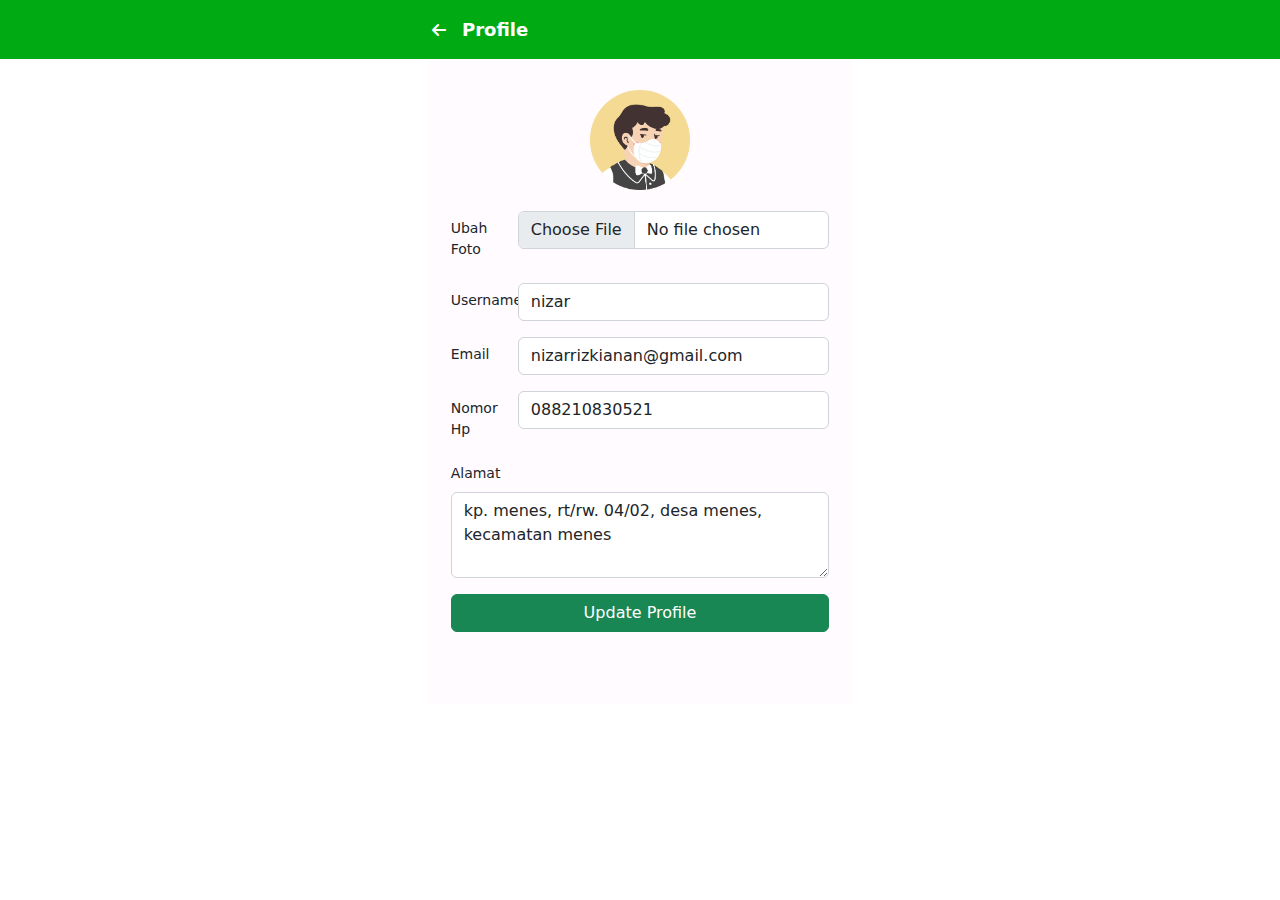
<file: biodata.html>
<!DOCTYPE html>
<html lang="en">

<head>
    <meta charset="UTF-8">
    <meta http-equiv="X-UA-Compatible" content="IE=edge">
    <meta name="viewport" content="width=device-width, initial-scale=1.0">
    <title>Biodata</title>
    <link rel="stylesheet" href="bootstrap/css/bootstrap.min.css">
    <link rel="stylesheet" href="fontawesome/css/all.min.css">
    <link rel="stylesheet" href="splide/dist/css/splide.min.css">
    <link rel="stylesheet" href="swiper/swiper-bundle.min.css">
    <link rel="stylesheet" href="assets/css/style.css">
</head>

<body>
    <div class="col-12 col-md-4 mx-auto" style="background-color: #FFFBFF;">
        <div id="header" class="p-3 fixed-top">
            <div class="d-flex align-items-center col-md-4 mx-md-auto">
                <i class="fas fa-arrow-left text-white me-3" onclick="goBack()"></i>
                <div id="logo">
                    Profile
                </div>
            </div>

        </div>
        <br>

        <div class="container p-4 text-center" style="font-size: 14px;">
            <br>
            <br>
            <img src="assets/image/avatar.png" alt="" width="100px" class="foto-profile">
            <br>
            <br>
            <form action="" class="form text-start">
                <div class="row mb-3">
                    <label for="foto" class="col-sm-2 col-form-label">Ubah Foto</label>
                    <div class="col-sm-10">
                        <input type="file" class="form-control" id="foto">
                    </div>
                </div>
                <div class="row mb-3">
                    <label for="username" class="col-sm-2 col-form-label">Username</label>
                    <div class="col-sm-10">
                        <input type="text" class="form-control" id="username" value="nizar">
                    </div>
                </div>
                <div class="row mb-3">
                    <label for="email" class="col-sm-2 col-form-label">Email</label>
                    <div class="col-sm-10">
                        <input type="text" class="form-control" id="email" value="nizarrizkianan@gmail.com">
                    </div>
                </div>
                <div class="row mb-3">
                    <label for="nomor" class="col-sm-2 col-form-label">Nomor Hp</label>
                    <div class="col-sm-10">
                        <input type="text" class="form-control" id="nomor" value="088210830521">
                    </div>
                </div>
                <div class="mb-3">
                    <label for="alamat" class="form-label">Alamat</label>
                    <textarea class="form-control" id="alamat"
                        rows="3">kp. menes, rt/rw. 04/02, desa menes, kecamatan menes</textarea>
                </div>

                <a href="profile.html" type="submit" class="btn btn-success w-100">Update Profile</a>
                <!-- <button type="submit" class="btn btn-primary w-100">Update Profile</button> -->
            </form>

        </div>
        <br>
        <br>

    </div>


    <script src="bootstrap/js/bootstrap.min.js"></script>
    <script src="splide/dist/js/splide.min.js"></script>
    <script src="swiper/swiper-bundle.min.js"></script>
    <script src="assets/js/script.js"></script>

</body>

</html>
</file>
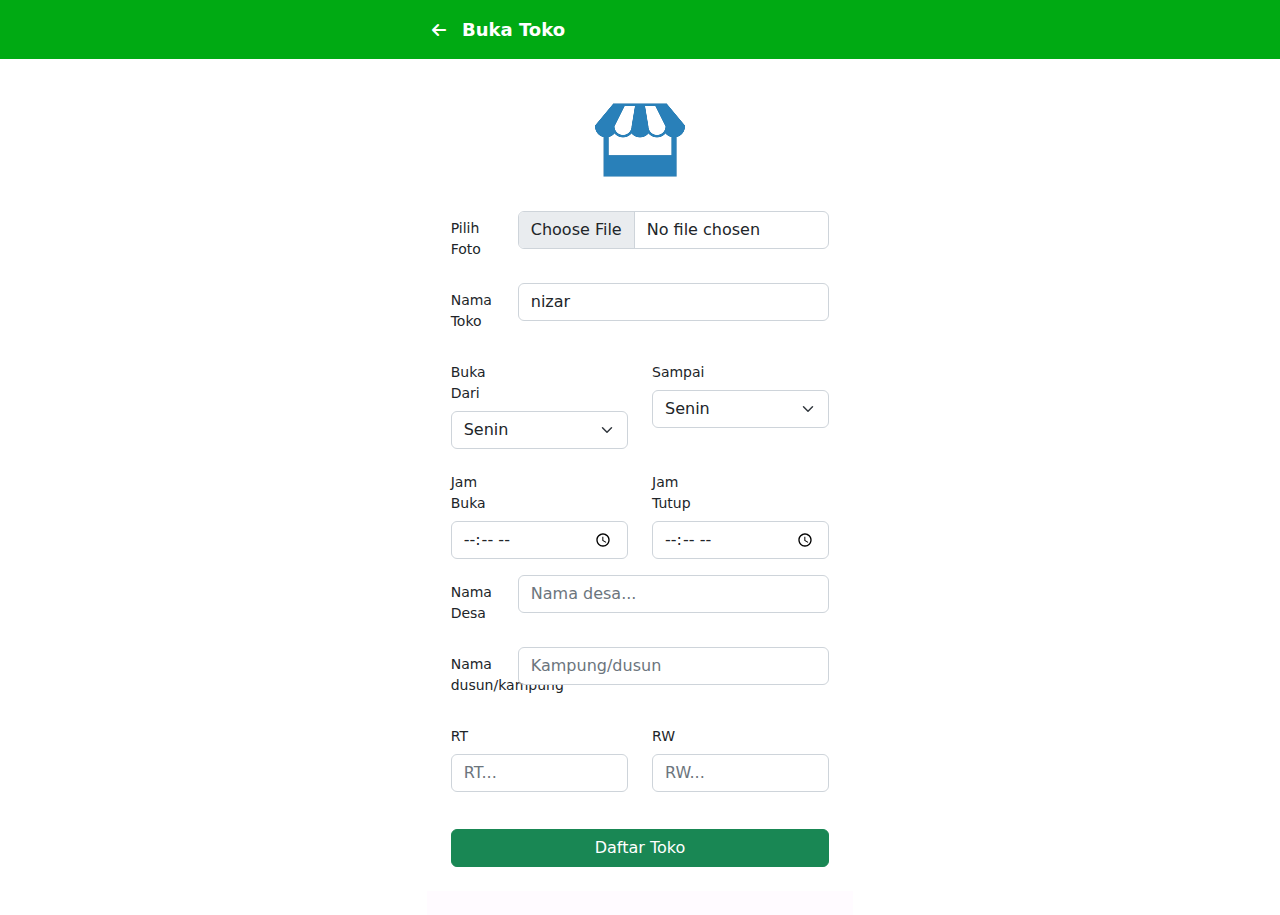
<file: buka-toko.html>
<!DOCTYPE html>
<html lang="en">

<head>
    <meta charset="UTF-8">
    <meta http-equiv="X-UA-Compatible" content="IE=edge">
    <meta name="viewport" content="width=device-width, initial-scale=1.0">
    <title>Buka Toko</title>
    <link rel="stylesheet" href="bootstrap/css/bootstrap.min.css">
    <link rel="stylesheet" href="fontawesome/css/all.min.css">
    <link rel="stylesheet" href="splide/dist/css/splide.min.css">
    <link rel="stylesheet" href="swiper/swiper-bundle.min.css">
    <link rel="stylesheet" href="assets/css/style.css">
</head>

<body>
    <div class="col-12 col-md-4 mx-auto" style="background-color: #FFFBFF;">
        <div id="header" class="p-3 fixed-top">
            <div class="d-flex align-items-center col-md-4 mx-md-auto">
                <i class="fas fa-arrow-left text-white me-3" onclick="goBack()"></i>
                <div id="logo">
                    Buka Toko
                </div>
            </div>

        </div>
        <br>

        <div class="container p-4 text-center bg-white" style="font-size: 14px;">
            <br>
            <br>
            <img src="assets/image/etoko.png" alt="" width="100px" class="foto-profile">
            <br>
            <br>
            <form action="" class="form text-start">
                <div class="row mb-3">
                    <label for="foto" class="col-sm-2 col-form-label">Pilih Foto</label>
                    <div class="col-sm-10">
                        <input type="file" class="form-control" id="foto">
                    </div>
                </div>
                <div class="row mb-3">
                    <label for="username" class="col-sm-2 col-form-label">Nama Toko</label>
                    <div class="col-sm-10">
                        <input type="text" class="form-control" id="username" value="nizar">
                    </div>
                </div>
                <div class="row mb-3">
                    <div class="col-6">
                        <label for="buka" class="col-sm-2 col-form-label">Buka Dari</label>
                        <select name="" id="" class="form-select">
                            <option value="senin">Senin</option>
                            <option value="selasa">Selasa</option>
                            <option value="rabu">Rabu</option>
                            <option value="kamis">Kamis</option>
                            <option value="jumat">Jumat</option>
                            <option value="sabtu">Sabtu</option>
                            <option value="minggu">Minggu</option>
                        </select>
                    </div>
                    <div class="col-6">
                        <label for="tutup" class="col-sm-2 col-form-label">Sampai</label>
                        <select name="" id="" class="form-select">
                            <option value="senin">Senin</option>
                            <option value="selasa">Selasa</option>
                            <option value="rabu">Rabu</option>
                            <option value="kamis">Kamis</option>
                            <option value="jumat">Jumat</option>
                            <option value="sabtu">Sabtu</option>
                            <option value="minggu">Minggu</option>
                        </select>
                    </div>
                </div>
                <div class="row mb-3">
                    <div class="col-6">
                        <label for="buka" class="col-sm-2 col-form-label">Jam Buka</label>
                        <input type="time" class="form-control" id="tutup" value="">
                    </div>
                    <div class="col-6">
                        <label for="tutup" class="col-sm-2 col-form-label">Jam Tutup</label>
                        <input type="time" class="form-control" id="tutup" value="">
                    </div>
                </div>
                <div class="row mb-3">
                    <label for="desa" class="col-sm-2 col-form-label">Nama Desa</label>
                    <div class="col-sm-10">
                        <input type="text" class="form-control" id="desa" value="" placeholder="Nama desa...">
                    </div>
                </div>
                <div class="row mb-3">
                    <label for="kampung" class="col-sm-2 col-form-label">Nama dusun/kampung</label>
                    <div class="col-sm-10">
                        <input type="text" class="form-control" id="kampung" value="" placeholder="Kampung/dusun">
                    </div>
                </div>
                <div class="row mb-3">
                    <div class="col-6">
                        <label for="rt" class="col-sm-2 col-form-label">RT</label>
                        <input type="number" class="form-control" id="rt" value="" placeholder="RT...">
                    </div>
                    <div class="col-6">
                        <label for="rw" class="col-sm-2 col-form-label">RW</label>
                        <input type="number" class="form-control" id="rw" value="" placeholder="RW...">
                    </div>
                </div>
                <br>
                <a href="profile.html" class="btn btn-success w-100">Daftar Toko</a>
                <!-- <button type="submit" class="btn btn-primary w-100">Update Profile</button> -->
            </form>

        </div>
        <br>

    </div>


    <script src="bootstrap/js/bootstrap.min.js"></script>
    <script src="splide/dist/js/splide.min.js"></script>
    <script src="swiper/swiper-bundle.min.js"></script>
    <script src="assets/js/script.js"></script>

</body>

</html>
</file>
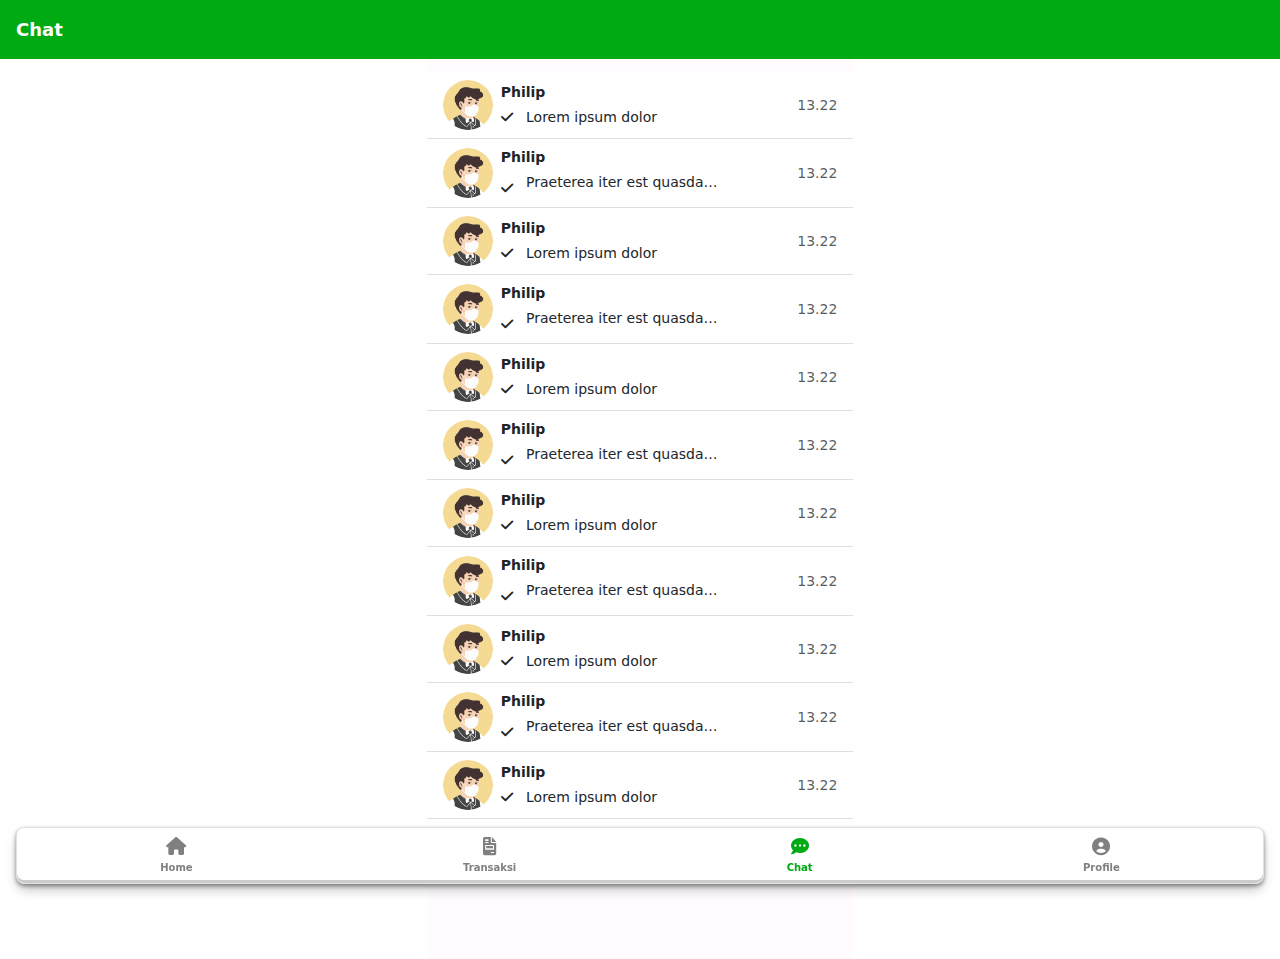
<file: chat.html>
<!DOCTYPE html>
<html lang="en">

<head>
    <meta charset="UTF-8">
    <meta http-equiv="X-UA-Compatible" content="IE=edge">
    <meta name="viewport" content="width=device-width, initial-scale=1.0">
    <title>Chat</title>
    <link rel="stylesheet" href="bootstrap/css/bootstrap.min.css">
    <link rel="stylesheet" href="fontawesome/css/all.min.css">
    <link rel="stylesheet" href="splide/dist/css/splide.min.css">
    <link rel="stylesheet" href="swiper/swiper-bundle.min.css">
    <link rel="stylesheet" href="assets/css/style.css">
</head>

<body>
    <div class="col-12 col-md-4 mx-auto" style="background-color: #FFFBFF;">
        <div id="header" class="p-3 fixed-top">
            <div class="d-flex justify-content-between align-items-center">

                <div id="logo">
                    Chat
                </div>
            </div>
        </div>
        <br>
        <br>
        <br>
        <ul class="list-group list-group-flush">
            <li class="list-group-item d-flex align-items-center justify-content-between">
                <a href="pesan.html" class="stretched-link"></a>
                <div class="list-right">
                    <img class="list-avatar" src="assets/image/avatar.png" alt="avatar">
                </div>
                <div class="list-center">
                    <div class="list-username fw-bold mb-1">Philip</div>
                    <div class="list-chat"><i class="fas fa-check"></i> &nbsp; Lorem ipsum dolor
                    </div>
                </div>
                <div class="list-left">
                    <small class="text-muted">13.22</small>
                </div>
            </li>
            <li class="list-group-item d-flex align-items-center justify-content-between">
                <a href="pesan.html" class="stretched-link"></a>
                <div class="list-right">
                    <img class="list-avatar" src="assets/image/avatar.png" alt="avatar">
                </div>
                <div class="list-center">
                    <div class="list-username fw-bold mb-1">Philip</div>
                    <div class="list-chat text-truncate"><i class="fas fa-check"></i> &nbsp; <span
                            class="d-inline-block text-truncate" style="max-width: 200px;">
                            Praeterea iter est quasdam res quas ex communi.
                        </span>
                    </div>
                </div>
                <div class="list-left">
                    <small class="text-muted">13.22</small>
                </div>
            </li>
            <li class="list-group-item d-flex align-items-center justify-content-between">
                <a href="pesan.html" class="stretched-link"></a>
                <div class="list-right">
                    <img class="list-avatar" src="assets/image/avatar.png" alt="avatar">
                </div>
                <div class="list-center">
                    <div class="list-username fw-bold mb-1">Philip</div>
                    <div class="list-chat"><i class="fas fa-check"></i> &nbsp; Lorem ipsum dolor
                    </div>
                </div>
                <div class="list-left">
                    <small class="text-muted">13.22</small>
                </div>
            </li>
            <li class="list-group-item d-flex align-items-center justify-content-between">
                <a href="pesan.html" class="stretched-link"></a>
                <div class="list-right">
                    <img class="list-avatar" src="assets/image/avatar.png" alt="avatar">
                </div>
                <div class="list-center">
                    <div class="list-username fw-bold mb-1">Philip</div>
                    <div class="list-chat text-truncate"><i class="fas fa-check"></i> &nbsp; <span
                            class="d-inline-block text-truncate" style="max-width: 200px;">
                            Praeterea iter est quasdam res quas ex communi.
                        </span>
                    </div>
                </div>
                <div class="list-left">
                    <small class="text-muted">13.22</small>
                </div>
            </li>
            <li class="list-group-item d-flex align-items-center justify-content-between">
                <a href="pesan.html" class="stretched-link"></a>
                <div class="list-right">
                    <img class="list-avatar" src="assets/image/avatar.png" alt="avatar">
                </div>
                <div class="list-center">
                    <div class="list-username fw-bold mb-1">Philip</div>
                    <div class="list-chat"><i class="fas fa-check"></i> &nbsp; Lorem ipsum dolor
                    </div>
                </div>
                <div class="list-left">
                    <small class="text-muted">13.22</small>
                </div>
            </li>
            <li class="list-group-item d-flex align-items-center justify-content-between">
                <a href="pesan.html" class="stretched-link"></a>
                <div class="list-right">
                    <img class="list-avatar" src="assets/image/avatar.png" alt="avatar">
                </div>
                <div class="list-center">
                    <div class="list-username fw-bold mb-1">Philip</div>
                    <div class="list-chat text-truncate"><i class="fas fa-check"></i> &nbsp; <span
                            class="d-inline-block text-truncate" style="max-width: 200px;">
                            Praeterea iter est quasdam res quas ex communi.
                        </span>
                    </div>
                </div>
                <div class="list-left">
                    <small class="text-muted">13.22</small>
                </div>
            </li>
            <li class="list-group-item d-flex align-items-center justify-content-between">
                <a href="pesan.html" class="stretched-link"></a>
                <div class="list-right">
                    <img class="list-avatar" src="assets/image/avatar.png" alt="avatar">
                </div>
                <div class="list-center">
                    <div class="list-username fw-bold mb-1">Philip</div>
                    <div class="list-chat"><i class="fas fa-check"></i> &nbsp; Lorem ipsum dolor
                    </div>
                </div>
                <div class="list-left">
                    <small class="text-muted">13.22</small>
                </div>
            </li>
            <li class="list-group-item d-flex align-items-center justify-content-between">
                <a href="pesan.html" class="stretched-link"></a>
                <div class="list-right">
                    <img class="list-avatar" src="assets/image/avatar.png" alt="avatar">
                </div>
                <div class="list-center">
                    <div class="list-username fw-bold mb-1">Philip</div>
                    <div class="list-chat text-truncate"><i class="fas fa-check"></i> &nbsp; <span
                            class="d-inline-block text-truncate" style="max-width: 200px;">
                            Praeterea iter est quasdam res quas ex communi.
                        </span>
                    </div>
                </div>
                <div class="list-left">
                    <small class="text-muted">13.22</small>
                </div>
            </li>
            <li class="list-group-item d-flex align-items-center justify-content-between">
                <a href="pesan.html" class="stretched-link"></a>
                <div class="list-right">
                    <img class="list-avatar" src="assets/image/avatar.png" alt="avatar">
                </div>
                <div class="list-center">
                    <div class="list-username fw-bold mb-1">Philip</div>
                    <div class="list-chat"><i class="fas fa-check"></i> &nbsp; Lorem ipsum dolor
                    </div>
                </div>
                <div class="list-left">
                    <small class="text-muted">13.22</small>
                </div>
            </li>
            <li class="list-group-item d-flex align-items-center justify-content-between">
                <a href="pesan.html" class="stretched-link"></a>
                <div class="list-right">
                    <img class="list-avatar" src="assets/image/avatar.png" alt="avatar">
                </div>
                <div class="list-center">
                    <div class="list-username fw-bold mb-1">Philip</div>
                    <div class="list-chat text-truncate"><i class="fas fa-check"></i> &nbsp; <span
                            class="d-inline-block text-truncate" style="max-width: 200px;">
                            Praeterea iter est quasdam res quas ex communi.
                        </span>
                    </div>
                </div>
                <div class="list-left">
                    <small class="text-muted">13.22</small>
                </div>
            </li>
            <li class="list-group-item d-flex align-items-center justify-content-between">
                <a href="pesan.html" class="stretched-link"></a>
                <div class="list-right">
                    <img class="list-avatar" src="assets/image/avatar.png" alt="avatar">
                </div>
                <div class="list-center">
                    <div class="list-username fw-bold mb-1">Philip</div>
                    <div class="list-chat"><i class="fas fa-check"></i> &nbsp; Lorem ipsum dolor
                    </div>
                </div>
                <div class="list-left">
                    <small class="text-muted">13.22</small>
                </div>
            </li>
            <li class="list-group-item d-flex align-items-center justify-content-between">
                <a href="pesan.html" class="stretched-link"></a>
                <div class="list-right">
                    <img class="list-avatar" src="assets/image/avatar.png" alt="avatar">
                </div>
                <div class="list-center">
                    <div class="list-username fw-bold mb-1">Philip</div>
                    <div class="list-chat text-truncate"><i class="fas fa-check"></i> &nbsp; <span
                            class="d-inline-block text-truncate" style="max-width: 200px;">
                            Praeterea iter est quasdam res quas ex communi.
                        </span>
                    </div>
                </div>
                <div class="list-left">
                    <small class="text-muted">13.22</small>
                </div>
            </li>
        </ul>

        <br>
        <br>
        <br>
        <div id="bottom-nav" class="fixed-bottom bg-white border p-2 m-3">
            <div class="d-flex justify-content-around align-items-center">
                <div class="tabs">
                    <a href="index.html" class="text-decoration-none">
                        <div class="tabs-icon text-center">
                            <i class="fas fa-home-alt"></i>
                        </div>
                        <div class="tabs-text">
                            Home
                        </div>
                    </a>
                </div>
                <div class="tabs">
                    <a href="transaksi.html" class="text-decoration-none">
                        <div class="tabs-icon text-center">
                            <i class="fas fa-file-invoice"></i>
                        </div>
                        <div class="tabs-text">
                            Transaksi
                        </div>
                    </a>
                </div>
                <div class="tabs">
                    <a href="chat.html" class="text-decoration-none active">
                        <div class="tabs-icon text-center">
                            <i class="fas fa-comment-dots"></i>
                        </div>
                        <div class="tabs-text">
                            Chat
                        </div>
                    </a>
                </div>
                <div class="tabs">
                    <a href="profile.html" class="text-decoration-none">
                        <div class="tabs-icon text-center">
                            <i class="fas fa-user-circle"></i>
                        </div>
                        <div class="tabs-text">
                            Profile
                        </div>
                    </a>
                </div>
            </div>
        </div>
    </div>

    <script src="bootstrap/js/bootstrap.min.js"></script>
    <script src="splide/dist/js/splide.min.js"></script>
    <script src="swiper/swiper-bundle.min.js"></script>
    <script src="assets/js/script.js"></script>
</body>

</html>
</file>
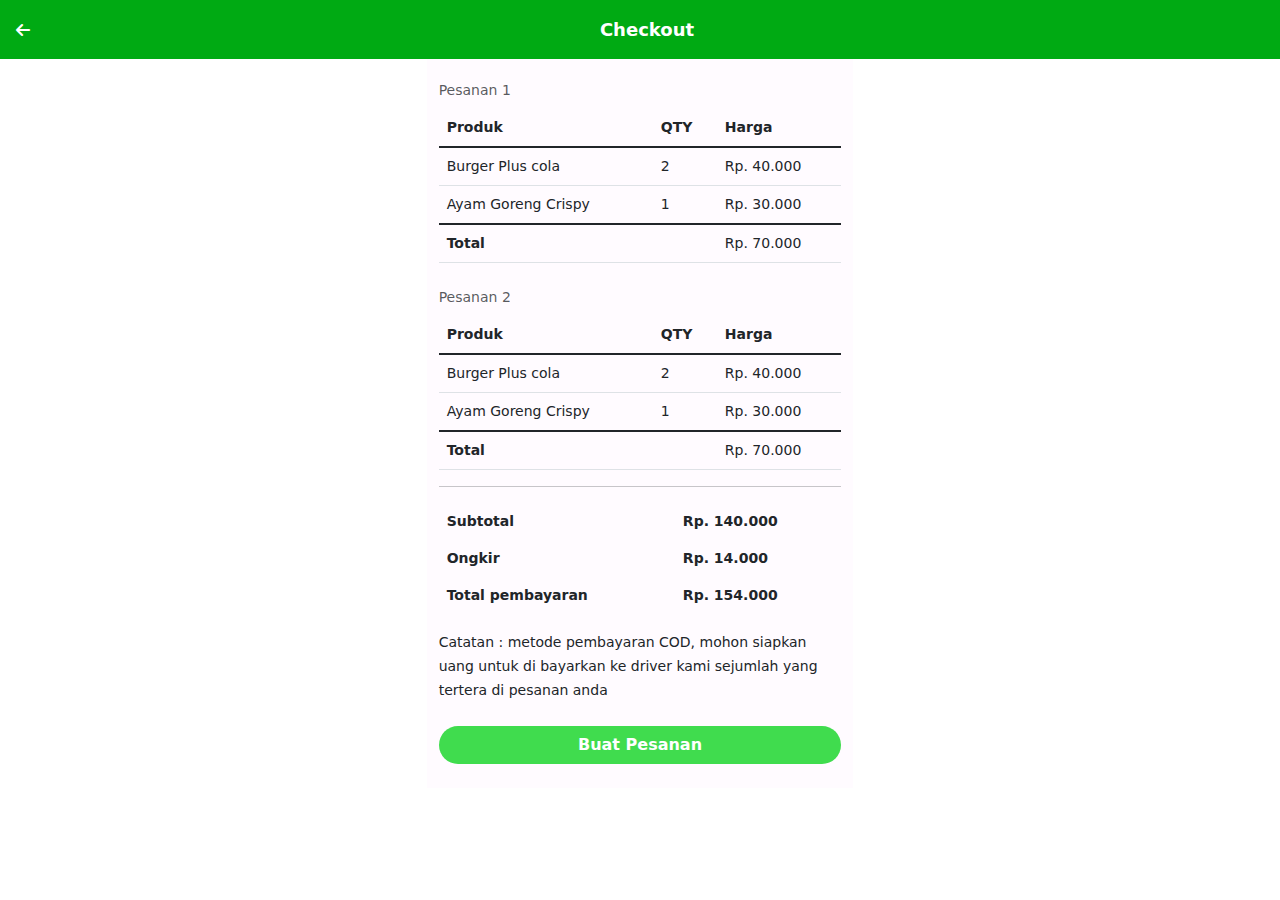
<file: checkout.html>
<!DOCTYPE html>
<html lang="en">

<head>
    <meta charset="UTF-8">
    <meta http-equiv="X-UA-Compatible" content="IE=edge">
    <meta name="viewport" content="width=device-width, initial-scale=1.0">
    <title>Detail Transaksi</title>
    <link rel="stylesheet" href="bootstrap/css/bootstrap.min.css">
    <link rel="stylesheet" href="fontawesome/css/all.min.css">
    <link rel="stylesheet" href="splide/dist/css/splide.min.css">
    <link rel="stylesheet" href="swiper/swiper-bundle.min.css">
    <link rel="stylesheet" href="assets/css/style.css">
</head>

<body>
    <div class="col-12 col-md-4 mx-auto" style="background-color: #FFFBFF;">
        <div id="header" class="p-3 fixed-top">
            <div class="d-flex align-items-center">
                <i class="fas fa-arrow-left text-white" onclick="goBack()"></i>
                <div id="logo" class="mx-auto">
                    Checkout
                </div>
            </div>
        </div>
        <br>


        <div class="container">
            <br>
            <br>
            <table class="table caption-top" style="font-size: 14px;">
                <caption>Pesanan 1</caption>
                <thead>
                    <tr>
                        <th scope="col">Produk</th>
                        <th scope="col">QTY</th>
                        <th scope="col">Harga</th>
                    </tr>
                </thead>
                <tbody class="table-group-divider">
                    <tr>
                        <td>Burger Plus cola</td>
                        <td>2</td>
                        <td>Rp. 40.000</td>
                    </tr>
                    <tr>
                        <td>Ayam Goreng Crispy</td>
                        <td>1</td>
                        <td>Rp. 30.000</td>
                    </tr>
                </tbody>
                <tfoot class="table-group-divider">
                    <tr>
                        <th colspan="2" scope="row">Total</th>
                        <td>Rp. 70.000</td>
                    </tr>
                </tfoot>
            </table>
            <table class="table caption-top" style="font-size: 14px;">
                <caption>Pesanan 2</caption>
                <thead>
                    <tr>
                        <th scope="col">Produk</th>
                        <th scope="col">QTY</th>
                        <th scope="col">Harga</th>
                    </tr>
                </thead>
                <tbody class="table-group-divider">
                    <tr>
                        <td>Burger Plus cola</td>
                        <td>2</td>
                        <td>Rp. 40.000</td>
                    </tr>
                    <tr>
                        <td>Ayam Goreng Crispy</td>
                        <td>1</td>
                        <td>Rp. 30.000</td>
                    </tr>
                </tbody>
                <tfoot class="table-group-divider">
                    <tr>
                        <th colspan="2" scope="row">Total</th>
                        <td>Rp. 70.000</td>
                    </tr>
                </tfoot>
            </table>
            <hr>
            <table class="table table-borderless" style="font-size: 14px;">
                <tr>
                    <th>Subtotal</th>
                    <th>Rp. 140.000</th>
                </tr>
                <tr>
                    <th>Ongkir</th>
                    <th>Rp. 14.000</th>
                </tr>
                <tr>
                    <th>Total pembayaran</th>
                    <th>Rp. 154.000</th>
                </tr>
            </table>
            <small class="text-wraper">Catatan : metode pembayaran COD, mohon siapkan uang untuk di bayarkan ke driver
                kami sejumlah yang
                tertera di pesanan anda</small>
            <br>
            <br>
            <button class="btn w-100 rounded-pill text-white fw-bold" style="background-color: #40dc4e;">Buat
                Pesanan</button>
            <br>
            <br>
        </div>
    </div>


    <script src="bootstrap/js/bootstrap.min.js"></script>
    <script src="splide/dist/js/splide.min.js"></script>
    <script src="swiper/swiper-bundle.min.js"></script>
    <script src="assets/js/script.js"></script>

</body>

</html>
</file>
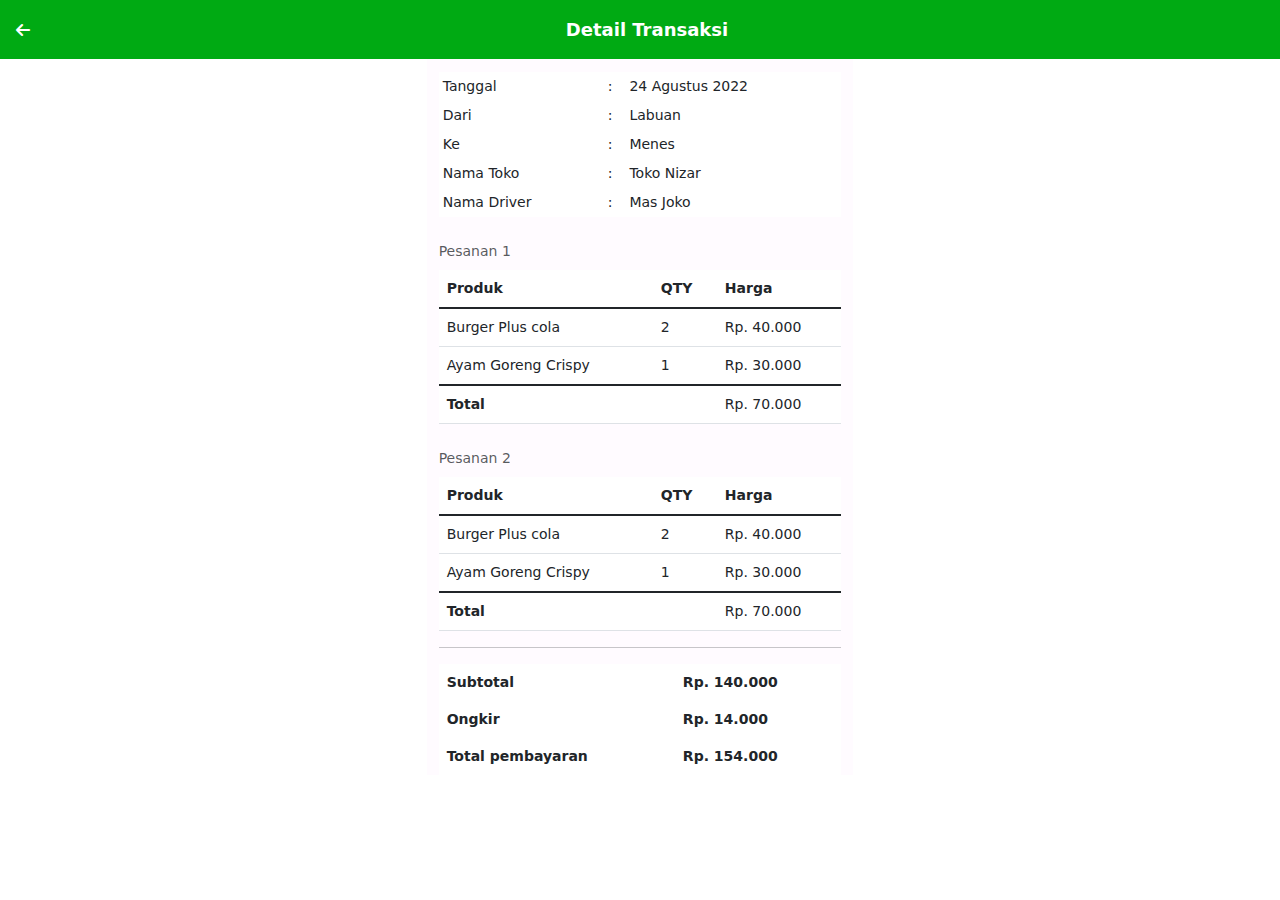
<file: detail-transaksi.html>
<!DOCTYPE html>
<html lang="en">

<head>
    <meta charset="UTF-8">
    <meta http-equiv="X-UA-Compatible" content="IE=edge">
    <meta name="viewport" content="width=device-width, initial-scale=1.0">
    <title>Detail Transaksi</title>
    <link rel="stylesheet" href="bootstrap/css/bootstrap.min.css">
    <link rel="stylesheet" href="fontawesome/css/all.min.css">
    <link rel="stylesheet" href="splide/dist/css/splide.min.css">
    <link rel="stylesheet" href="swiper/swiper-bundle.min.css">
    <link rel="stylesheet" href="assets/css/style.css">
</head>

<body>
    <div class="col-12 col-md-4 mx-auto" style="background-color: #FFFBFF;">
        <div id="header" class="p-3 fixed-top">
            <div class="d-flex align-items-center">
                <i class="fas fa-arrow-left text-white" onclick="goBack()"></i>
                <div id="logo" class="mx-auto">
                    Detail Transaksi
                </div>
            </div>
        </div>
        <br>


        <div class="container">
            <br>
            <br>
            <table class="table table-borderless bg-white" style="font-size: 14px;">
                <tr>
                    <td class="p-1">Tanggal</td>
                    <td class="p-1">:</td>
                    <td class="p-1">24 Agustus 2022</td>
                </tr>
                <tr>
                    <td class="p-1">Dari</td>
                    <td class="p-1">:</td>
                    <td class="p-1">Labuan</td>
                </tr>
                <tr>
                    <td class="p-1">Ke</td>
                    <td class="p-1">:</td>
                    <td class="p-1">Menes</td>
                </tr>
                <tr>
                    <td class="p-1">Nama Toko</td>
                    <td class="p-1">:</td>
                    <td class="p-1">Toko Nizar</td>
                </tr>
                <tr>
                    <td class="p-1">Nama Driver</td>
                    <td class="p-1">:</td>
                    <td class="p-1">Mas Joko</td>
                </tr>
            </table>
            <table class="table caption-top bg-white" style="font-size: 14px;">
                <caption>Pesanan 1</caption>
                <thead>
                    <tr>
                        <th scope="col">Produk</th>
                        <th scope="col">QTY</th>
                        <th scope="col">Harga</th>
                    </tr>
                </thead>
                <tbody class="table-group-divider">
                    <tr>
                        <td>Burger Plus cola</td>
                        <td>2</td>
                        <td>Rp. 40.000</td>
                    </tr>
                    <tr>
                        <td>Ayam Goreng Crispy</td>
                        <td>1</td>
                        <td>Rp. 30.000</td>
                    </tr>
                </tbody>
                <tfoot class="table-group-divider">
                    <tr>
                        <th colspan="2" scope="row">Total</th>
                        <td>Rp. 70.000</td>
                    </tr>
                </tfoot>
            </table>
            <table class="table caption-top bg-white" style="font-size: 14px;">
                <caption>Pesanan 2</caption>
                <thead>
                    <tr>
                        <th scope="col">Produk</th>
                        <th scope="col">QTY</th>
                        <th scope="col">Harga</th>
                    </tr>
                </thead>
                <tbody class="table-group-divider">
                    <tr>
                        <td>Burger Plus cola</td>
                        <td>2</td>
                        <td>Rp. 40.000</td>
                    </tr>
                    <tr>
                        <td>Ayam Goreng Crispy</td>
                        <td>1</td>
                        <td>Rp. 30.000</td>
                    </tr>
                </tbody>
                <tfoot class="table-group-divider">
                    <tr>
                        <th colspan="2" scope="row">Total</th>
                        <td>Rp. 70.000</td>
                    </tr>
                </tfoot>
            </table>
            <hr>
            <table class="table table-borderless bg-white" style="font-size: 14px;">
                <tr>
                    <th>Subtotal</th>
                    <th>Rp. 140.000</th>
                </tr>
                <tr>
                    <th>Ongkir</th>
                    <th>Rp. 14.000</th>
                </tr>
                <tr>
                    <th>Total pembayaran</th>
                    <th>Rp. 154.000</th>
                </tr>
            </table>
        </div>
    </div>


    <script src="bootstrap/js/bootstrap.min.js"></script>
    <script src="splide/dist/js/splide.min.js"></script>
    <script src="swiper/swiper-bundle.min.js"></script>
    <script src="assets/js/script.js"></script>

</body>

</html>
</file>
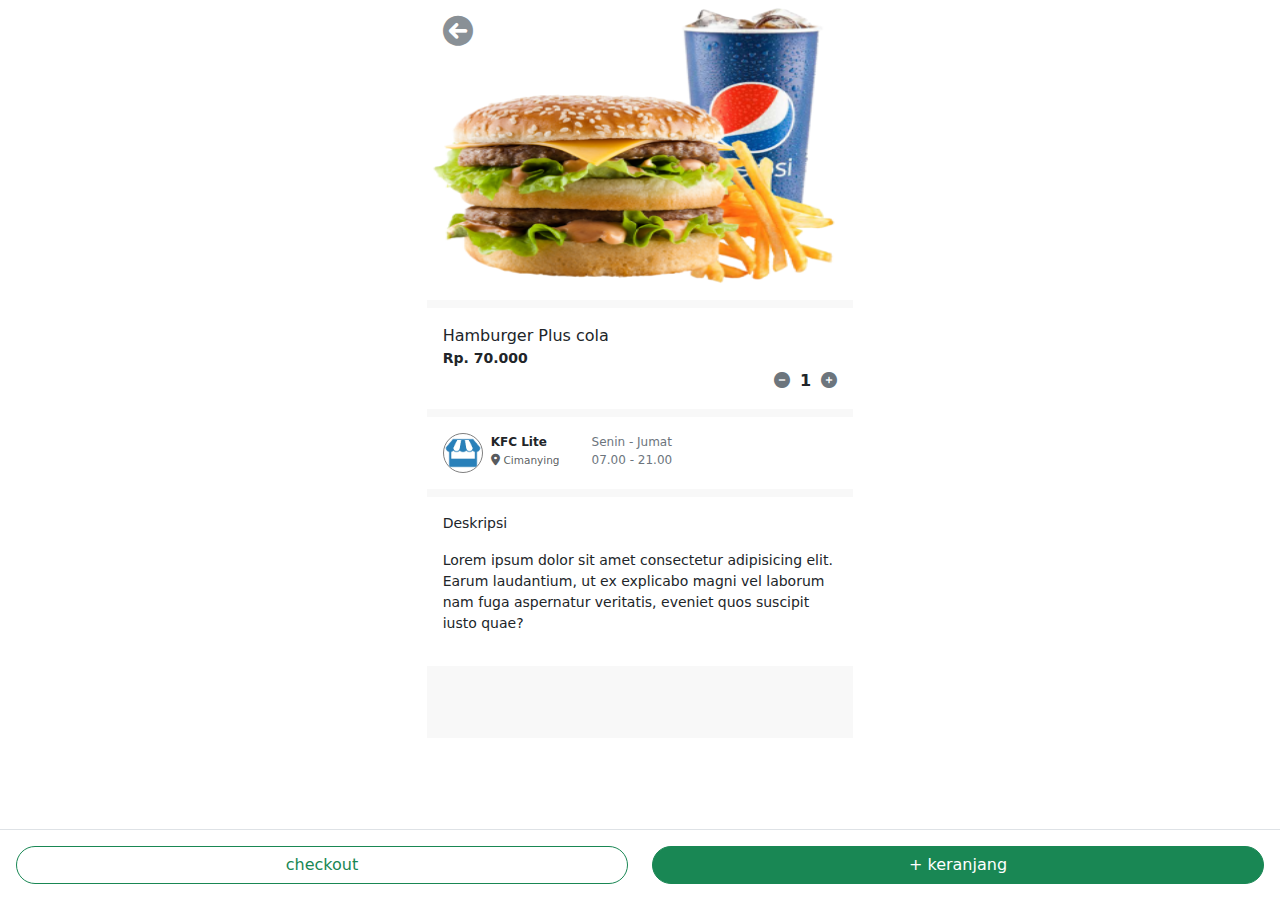
<file: detail.html>
<!DOCTYPE html>
<html lang="en">

<head>
    <meta charset="UTF-8">
    <meta http-equiv="X-UA-Compatible" content="IE=edge">
    <meta name="viewport" content="width=device-width, initial-scale=1.0">
    <title>Detail</title>
    <link rel="stylesheet" href="bootstrap/css/bootstrap.min.css">
    <link rel="stylesheet" href="fontawesome/css/all.min.css">
    <link rel="stylesheet" href="splide/dist/css/splide.min.css">
    <link rel="stylesheet" href="swiper/swiper-bundle.min.css">
    <link rel="stylesheet" href="assets/css/style.css">
</head>

<body>
    <div class="col-12 col-md-4 mx-auto" style="background-color: #F8F8F8;">

        <div id="detail-produk">
            <!-- tombol kembali -->
            <div class="back position-absolute p-3" style="z-index: 99;">
                <i class="fas fa-arrow-circle-left text-secondary" style="font-size: 30px; opacity: 0.8;"
                    onclick="goBack()"></i>
            </div>
            <!-- end tombol kembali -->
            <div class="image-detail mb-2 bg-white">
                <img src="assets/image/burger.png" alt="gambar detail produk">
            </div>
            <div class="harga bg-white p-3 mb-2">
                <p class="mb-0">Hamburger Plus cola</p>
                <p class="text-harga fw-bold mb-0">Rp. 70.000</p>
                <div class="qty text-end">
                    <i id="kurang" class="fas fa-minus-circle text-secondary qty-min"></i>&nbsp;
                    <span id="qty" class="text-qty fw-bold">1</span>&nbsp;
                    <i id="tambah" class="fas fa-plus-circle text-secondary qty-plus"></i>

                    <script>
                        // tombol tambah
                        document.getElementById('tambah').onclick = function () {
                            document.getElementById('qty').innerText = parseInt(document.getElementById(
                                    'qty')
                                .textContent) + 1;
                        }
                        // tombol kurang
                        document.getElementById('kurang').onclick = function () {
                            if (document.getElementById('qty').textContent != 1) {
                                document.getElementById('qty').innerText = parseInt(document
                                    .getElementById(
                                        'qty')
                                    .textContent) - 1;
                            }
                        }
                    </script>
                </div>
            </div>
            <div class="toko bg-white d-flex p-3 mb-2" style="font-size: 12px;">
                <div class="image-toko">
                    <img src="assets/image/etoko.png" alt="">
                </div>
                <div class="detail-toko mx-2">
                    <p class="mb-0 fw-bold">KFC Lite</p>
                    <i class="fa-solid fa-location-dot text-muted"></i>&nbsp;<small class="text-muted">Cimanying</small>
                </div>
                <div class="ms-4 buka-tutup text-secondary">
                    <span>Senin - Jumat</span><br>
                    <span>07.00 - 21.00</span>
                </div>
            </div>
            <div class="deskripsi bg-white p-3" style="font-size: 14px;">
                <p>Deskripsi</p>
                <p>Lorem ipsum dolor sit amet consectetur adipisicing elit. Earum laudantium, ut ex explicabo magni vel
                    laborum nam fuga aspernatur veritatis, eveniet quos suscipit iusto quae?</p>
            </div>
        </div>
        <br>
        <br>
        <br>
        <div class="proses p-3 fixed-bottom d-flex justify-content-between bg-white border-top">
            <a href="checkout.html" class="btn btn-outline-success rounded-pill w-50 me-4">checkout</a>
            <a href="keranjang.html" class="btn btn-success rounded-pill w-50">+ keranjang</a>
        </div>
    </div>

    <script src="bootstrap/js/bootstrap.min.js"></script>
    <script src="splide/dist/js/splide.min.js"></script>
    <script src="swiper/swiper-bundle.min.js"></script>
    <script src="assets/js/script.js"></script>
</body>

</html>
</file>
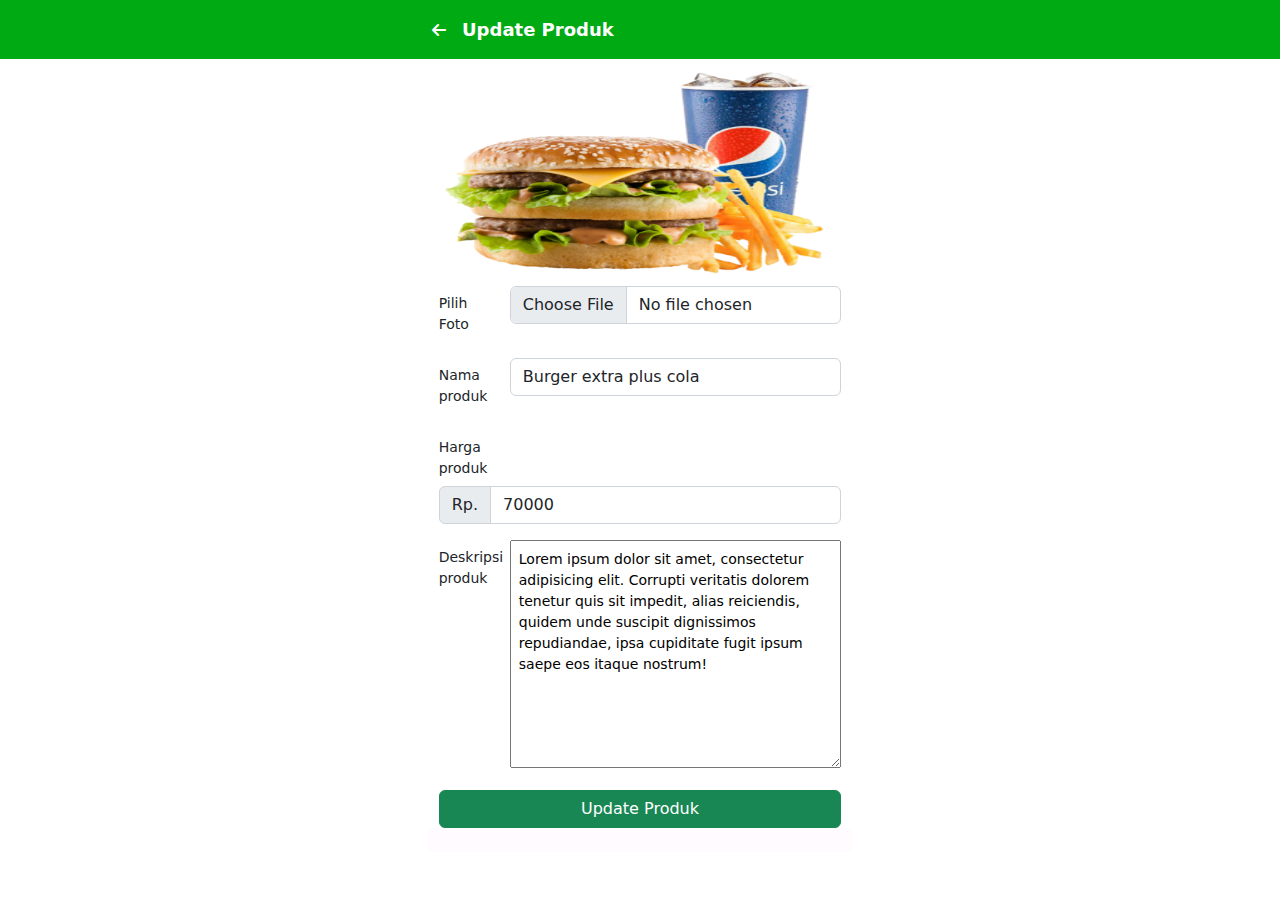
<file: edit-produk.html>
<!DOCTYPE html>
<html lang="en">

<head>
    <meta charset="UTF-8">
    <meta http-equiv="X-UA-Compatible" content="IE=edge">
    <meta name="viewport" content="width=device-width, initial-scale=1.0">
    <title>Buka Toko</title>
    <link rel="stylesheet" href="bootstrap/css/bootstrap.min.css">
    <link rel="stylesheet" href="fontawesome/css/all.min.css">
    <link rel="stylesheet" href="splide/dist/css/splide.min.css">
    <link rel="stylesheet" href="swiper/swiper-bundle.min.css">
    <link rel="stylesheet" href="assets/css/style.css">
</head>

<body>
    <div class="col-12 col-md-4 mx-auto" style="background-color: #FFFBFF;">
        <div id="header" class="p-3 fixed-top">
            <div class="d-flex align-items-center col-md-4 mx-md-auto">
                <i class="fas fa-arrow-left text-white me-3" onclick="goBack()"></i>
                <div id="logo">
                    Update Produk
                </div>
            </div>

        </div>
        <br>

        <div id="upload-produk" class="container bg-white">
            <br>
            <br>
            <div class="image-produk">
                <img src="assets/image/burger.png" alt="" width="100%">
            </div>
            <form action="">
                <div class="row mb-3">
                    <label for="foto" class="col-sm-2 col-form-label">Pilih Foto</label>
                    <div class="col-sm-10">
                        <input type="file" class="form-control" id="foto">
                    </div>
                </div>
                <div class="row mb-3">
                    <label for="nama" class="col-sm-2 col-form-label">Nama produk</label>
                    <div class="col-sm-10">
                        <input type="text" class="form-control" id="nama" placeholder="Nama produk..."
                            value="Burger extra plus cola">
                    </div>
                </div>
                <div class="row mb-3">
                    <label for="harga" class="col-sm-2 col-form-label">Harga produk</label>
                    <div class="col-sm-10 input-group">
                        <span class="input-group-text">Rp.</span>
                        <input type="number" class="form-control" id="harga" placeholder="100000" value="70000">
                    </div>
                </div>
                <div class="row mb-3">
                    <label for="deskripsi" class="col-sm-2 col-form-label">Deskripsi produk</label>
                    <div class="col-sm-10">
                        <textarea name="deskripsi" id="deskripsi" rows="10" class="w-100 p-2"
                            placeholder="Deskripsi produk...">Lorem ipsum dolor sit amet, consectetur adipisicing elit. Corrupti veritatis dolorem tenetur quis sit impedit, alias reiciendis, quidem unde suscipit dignissimos repudiandae, ipsa cupiditate fugit ipsum saepe eos itaque nostrum!</textarea>
                    </div>
                </div>
                <a href="toko-saya.html" class="btn btn-success w-100">Update Produk</a>
            </form>


        </div>
        <br>

    </div>


    <script src="bootstrap/js/bootstrap.min.js"></script>
    <script src="splide/dist/js/splide.min.js"></script>
    <script src="swiper/swiper-bundle.min.js"></script>
    <script src="assets/js/script.js"></script>

</body>

</html>
</file>
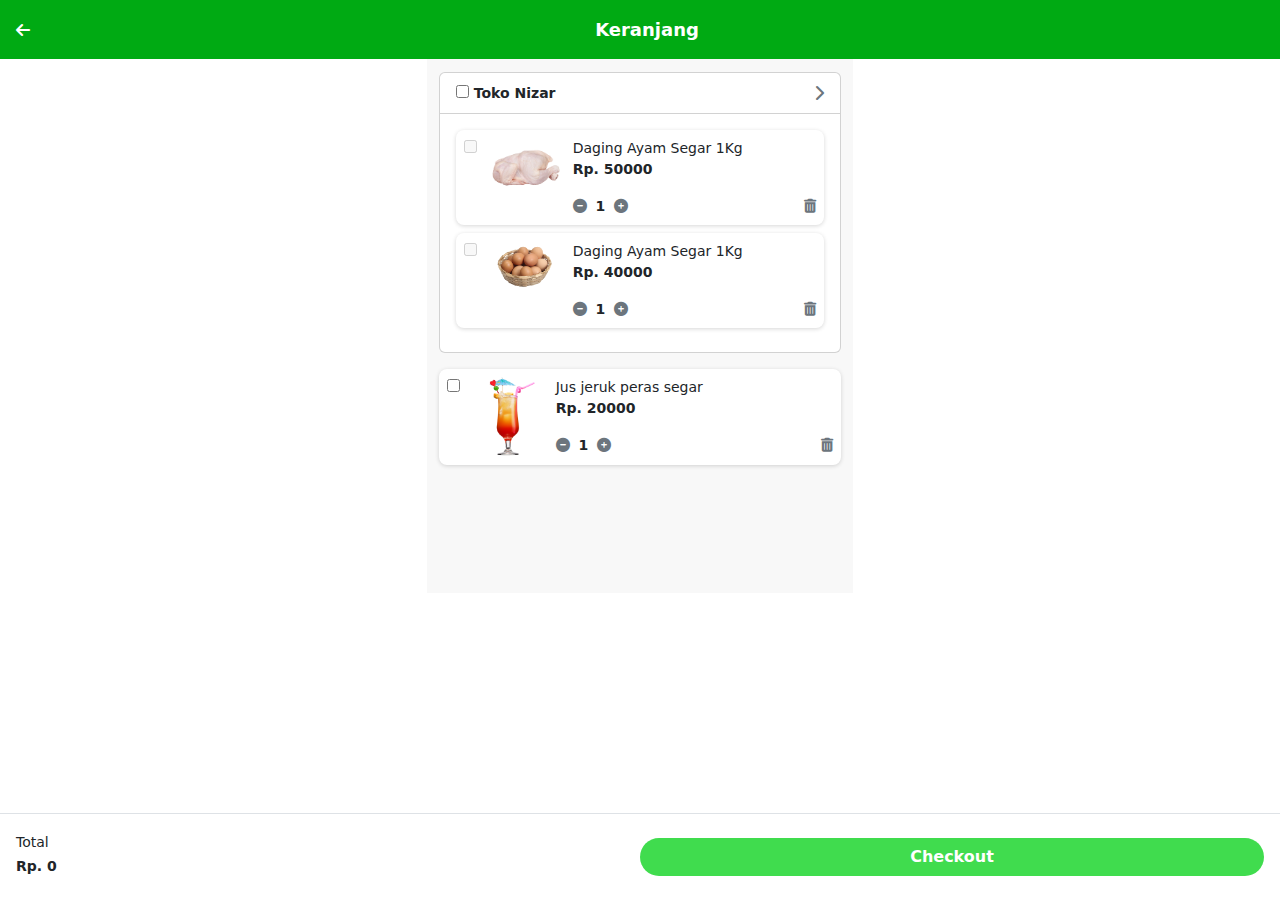
<file: keranjang.html>
<!DOCTYPE html>
<html lang="en">

<head>
    <meta charset="UTF-8">
    <meta http-equiv="X-UA-Compatible" content="IE=edge">
    <meta name="viewport" content="width=device-width, initial-scale=1.0">
    <title>Keranjang</title>
    <link rel="stylesheet" href="bootstrap/css/bootstrap.min.css">
    <link rel="stylesheet" href="fontawesome/css/all.min.css">
    <link rel="stylesheet" href="splide/dist/css/splide.min.css">
    <link rel="stylesheet" href="swiper/swiper-bundle.min.css">
    <link rel="stylesheet" href="assets/css/style.css">
</head>

<body>
    <div class="col-12 col-md-4 mx-auto" style="background-color: #F8F8F8;">
        <div id="header" class="p-3 fixed-top">
            <div class="d-flex align-items-center">
                <i class="fas fa-arrow-left text-white" onclick="goBack()"></i>
                <div id="logo" class="mx-auto">
                    Keranjang
                </div>
            </div>

        </div>
        <br>
        <br>
        <br>
        <div id="keranjang" class="container">
            <!-- card keranjang untuk satu toko -->
            <div class="card satu-toko mb-3">
                <div class="card-header bg-transparent d-flex align-items-center justify-content-between">
                    <div class="checkbox-toko">
                        <input type="checkbox" id="toko-nizar" name="produk" value="" class="check-toko">&nbsp;<label
                            for="" style="font-size: 14px; font-weight: bold;">Toko Nizar</label>
                    </div>
                    <i class="fas fa-chevron-right text-secondary"></i>
                </div>
                <div class="card-body">
                    <div class="list-keranjang d-flex p-2 mb-2 bg-white produk1">
                        <div>
                            <input type="checkbox" name="produk" value="" id="toko-nizar1"
                                class="satu-toko check-produk toko-nizar1" disabled>
                        </div>
                        <div class="ms-2">
                            <img src="assets/image/daging.png" alt="">
                        </div>
                        <div class="produk-keranjang ms-2 w-100">
                            <p class="mb-0">Daging Ayam Segar 1Kg</p>
                            <p class="fw-bold">Rp. <span id="harga1" class="text-harga">50000</span></p>
                            <div class="aksi d-flex justify-content-between">
                                <div class="qty">
                                    <i id="kurang1" class="fas fa-minus-circle text-secondary qty-min"></i>&nbsp;
                                    <span id="qty1" class="text-qty fw-bold">1</span>&nbsp;
                                    <i id="tambah1" class="fas fa-plus-circle text-secondary qty-plus"></i>
                                </div>
                                <div class="hapus1">
                                    <i class="fas fa-trash-alt text-secondary"></i>
                                </div>

                            </div>
                        </div>
                        <script>
                            // tombol tambah
                            document.getElementById('tambah1').onclick = function () {
                                document.getElementById('qty1').innerText = parseInt(document.getElementById('qty1')
                                    .textContent) + 1;
                                if (document.getElementById('total-harga') != '0' && document.getElementById(
                                        'toko-nizar1').checked) {
                                    document.getElementById('total-harga').innerHTML = parseInt(document
                                        .getElementById('total-harga').textContent) + parseInt(document
                                        .getElementById('harga1').textContent);
                                }
                            }
                            // tombol kurang
                            document.getElementById('kurang1').onclick = function () {
                                if (document.getElementById('qty1').textContent != 1) {
                                    document.getElementById('qty1').innerText = parseInt(document.getElementById(
                                            'qty1')
                                        .textContent) - 1;
                                    if (document.getElementById('total-harga') != '0' && document.getElementById(
                                            'toko-nizar1').checked) {
                                        document.getElementById('total-harga').innerHTML = parseInt(document
                                            .getElementById('total-harga').textContent) - parseInt(document
                                            .getElementById('harga1').textContent);
                                    }
                                }
                            }

                            // tombol hapus
                            document.querySelector('.hapus1').onclick = function () {
                                if (parseInt(document.getElementById('total-harga').textContent) != 0) {
                                    document.getElementById('total-harga').innerHTML = parseInt(document
                                        .getElementById('total-harga').textContent) - (parseInt(document
                                        .getElementById('harga1').textContent) * parseInt(document
                                        .getElementById('qty1').textContent));
                                }
                                document.querySelector('.produk1').remove()
                            }
                        </script>
                    </div>
                    <div class="list-keranjang d-flex p-2 mb-2 bg-white produk2">
                        <div>
                            <input type="checkbox" name="produk" value="" id="toko-nizar2"
                                class="satu-toko check-produk satu-toko-nizar" disabled>
                        </div>
                        <div class="ms-2">
                            <img src="assets/image/telur.png" alt="">
                        </div>
                        <div class="produk-keranjang ms-2 w-100">
                            <p class="mb-0">Daging Ayam Segar 1Kg</p>
                            <p class="fw-bold">Rp. <span id="harga2" class="text-harga">40000</span></p>
                            <div class="aksi d-flex justify-content-between">
                                <div class="qty">
                                    <i id="kurang2" class="fas fa-minus-circle text-secondary qty-min"></i>&nbsp;
                                    <span id="qty2" class="text-qty fw-bold">1</span>&nbsp;
                                    <i id="tambah2" class="fas fa-plus-circle text-secondary qty-plus"></i>
                                </div>
                                <div class="hapus2">
                                    <i class="fas fa-trash-alt text-secondary"></i>
                                </div>

                            </div>
                        </div>
                        <script>
                            // tombol tambah
                            document.getElementById('tambah2').onclick = function () {
                                document.getElementById('qty2').innerText = parseInt(document.getElementById('qty2')
                                    .textContent) + 1;
                                if (document.getElementById('total-harga') != '0' && document.getElementById(
                                        'toko-nizar2').checked) {
                                    document.getElementById('total-harga').innerHTML = parseInt(document
                                        .getElementById('total-harga').textContent) + parseInt(document
                                        .getElementById('harga2').textContent);
                                }
                            }
                            // tombol kurang
                            document.getElementById('kurang2').onclick = function () {
                                if (document.getElementById('qty2').textContent != 1) {
                                    document.getElementById('qty2').innerText = parseInt(document.getElementById(
                                            'qty2')
                                        .textContent) - 1;
                                    if (document.getElementById('total-harga') != '0' && document.getElementById(
                                            'toko-nizar2').checked) {
                                        document.getElementById('total-harga').innerHTML = parseInt(document
                                            .getElementById('total-harga').textContent) - parseInt(document
                                            .getElementById('harga2').textContent);
                                    }
                                }
                            }

                            // tombol hapus
                            document.querySelector('.hapus2').onclick = function () {
                                if (parseInt(document
                                        .getElementById('total-harga').textContent) != 0) {
                                    document.getElementById('total-harga').innerHTML = parseInt(document
                                        .getElementById('total-harga').textContent) - (parseInt(document
                                        .getElementById('harga2').textContent) * parseInt(document
                                        .getElementById('qty2').textContent));
                                }
                                document.querySelector('.produk2').remove()
                            }
                        </script>
                    </div>
                </div>
                <script>
                    document.getElementById('toko-nizar').addEventListener('click', function () {
                        if (document.getElementById('toko-nizar1')) {
                            document.getElementById('toko-nizar1').checked = document.getElementById(
                                'toko-nizar').checked
                            if (document.getElementById('toko-nizar').checked) {
                                document.getElementById('total-harga').innerHTML = parseInt(document
                                    .getElementById('total-harga').textContent) + (parseInt(document
                                    .getElementById('harga1').textContent) * parseInt(document
                                    .getElementById('qty1').textContent));
                            } else if (parseInt(document.getElementById('total-harga').textContent) != 0) {
                                document.getElementById('total-harga').innerHTML = parseInt(document
                                    .getElementById('total-harga').textContent) - (parseInt(document
                                    .getElementById('harga1').textContent) * parseInt(document
                                    .getElementById('qty1').textContent));
                            }
                        }
                        if (document.getElementById('toko-nizar2')) {
                            document.getElementById('toko-nizar2').checked = document.getElementById(
                                'toko-nizar').checked
                            if (document.getElementById('toko-nizar').checked) {
                                document.getElementById('total-harga').innerHTML = parseInt(document
                                    .getElementById('total-harga').textContent) + (parseInt(document
                                    .getElementById('harga2').textContent) * parseInt(document
                                    .getElementById('qty2').textContent));
                            } else if (parseInt(document.getElementById('total-harga').textContent) != 0) {
                                document.getElementById('total-harga').innerHTML = parseInt(document
                                    .getElementById('total-harga').textContent) - (parseInt(document
                                    .getElementById('harga2').textContent) * parseInt(document
                                    .getElementById('qty2').textContent));
                            }
                        }
                    });
                </script>
            </div>


            <!-- list keranjang untuk satu produk -->
            <div class="list-keranjang d-flex p-2 mb-2 bg-white produk3">
                <div>
                    <input type="checkbox" name="produk" value="" id="toko-orang" class="toko-beda check-produk">
                </div>
                <div class="ms-2">
                    <img src="assets/image/jus.png" alt="">
                </div>
                <div class="produk-keranjang ms-2 w-100">
                    <p class="mb-0">Jus jeruk peras segar</p>
                    <p class="fw-bold">Rp. <span id="harga3" class="text-harga">20000</span></p>
                    <div class="aksi d-flex justify-content-between">
                        <div class="qty">
                            <i id="kurang3" class="fas fa-minus-circle text-secondary qty-min"></i>&nbsp;
                            <span id="qty3" class="text-qty fw-bold">1</span>&nbsp;
                            <i id="tambah3" class="fas fa-plus-circle text-secondary qty-plus"></i>
                        </div>
                        <div class="hapus3">
                            <i class="fas fa-trash-alt text-secondary"></i>
                        </div>

                    </div>
                </div>
                <script>
                    document.getElementById('toko-orang').onclick = function () {
                        if (document.getElementById('toko-orang').checked) {
                            document.getElementById('total-harga').innerHTML = parseInt(document
                                .getElementById('total-harga').textContent) + (parseInt(document
                                .getElementById('harga3').textContent) * parseInt(document
                                .getElementById('qty3').textContent));

                        } else if (parseInt(document.getElementById('total-harga').textContent) != 0) {
                            document.getElementById('total-harga').innerHTML = parseInt(document
                                .getElementById('total-harga').textContent) - (parseInt(document
                                .getElementById('harga3').textContent) * parseInt(document
                                .getElementById('qty3').textContent));
                        }
                    }

                    // tombol tambah
                    document.getElementById('tambah3').onclick = function () {
                        document.getElementById('qty3').innerText = parseInt(document.getElementById(
                                'qty3')
                            .textContent) + 1;
                        if (document.getElementById('total-harga') != '0' && document.getElementById(
                                'toko-orang').checked) {
                            document.getElementById('total-harga').innerHTML = parseInt(document
                                .getElementById('total-harga').textContent) + parseInt(document
                                .getElementById('harga3').textContent);
                        }
                    }
                    // tombol kurang
                    document.getElementById('kurang3').onclick = function () {
                        if (document.getElementById('qty3').textContent != 1) {
                            document.getElementById('qty3').innerText = parseInt(document
                                .getElementById(
                                    'qty3')
                                .textContent) - 1;
                            if (document.getElementById('total-harga') != '0' && document
                                .getElementById(
                                    'toko-orang').checked) {
                                document.getElementById('total-harga').innerHTML = parseInt(document
                                    .getElementById('total-harga').textContent) - parseInt(document
                                    .getElementById('harga3').textContent);
                            }
                        }
                    }

                    // tombol hapus
                    document.querySelector('.hapus3').onclick = function () {
                        if (parseInt(document
                                .getElementById('total-harga').textContent) != 0) {
                            document.getElementById('total-harga').innerHTML = parseInt(document
                                .getElementById('total-harga').textContent) - (parseInt(document
                                .getElementById('harga3').textContent) * parseInt(document
                                .getElementById('qty3').textContent));
                        }
                        document.querySelector('.produk3').remove()
                    }
                </script>
            </div>

        </div>
        <br>
        <br>
        <br>
        <br>
        <br>
        <div class="checkout fixed-bottom bg-white p-3 border-top">
            <div class=" d-flex justify-content-between">
                <div class="subtotal">
                    <span style="font-size: 14px;">Total</span><br>
                    <span class="fw-bold" style="font-size: 14px;">Rp. <span id="total-harga">0</span></span>
                </div>
                <a href="checkout.html" class="btn w-50 rounded-pill my-2 text-white fw-bold"
                    style="background-color: #40dc4e;">Checkout</a>
            </div>
        </div>
    </div>

    <script src="bootstrap/js/bootstrap.min.js"></script>
    <script src="splide/dist/js/splide.min.js"></script>
    <script src="swiper/swiper-bundle.min.js"></script>
    <script src="assets/js/script.js"></script>
</body>

</html>
</file>
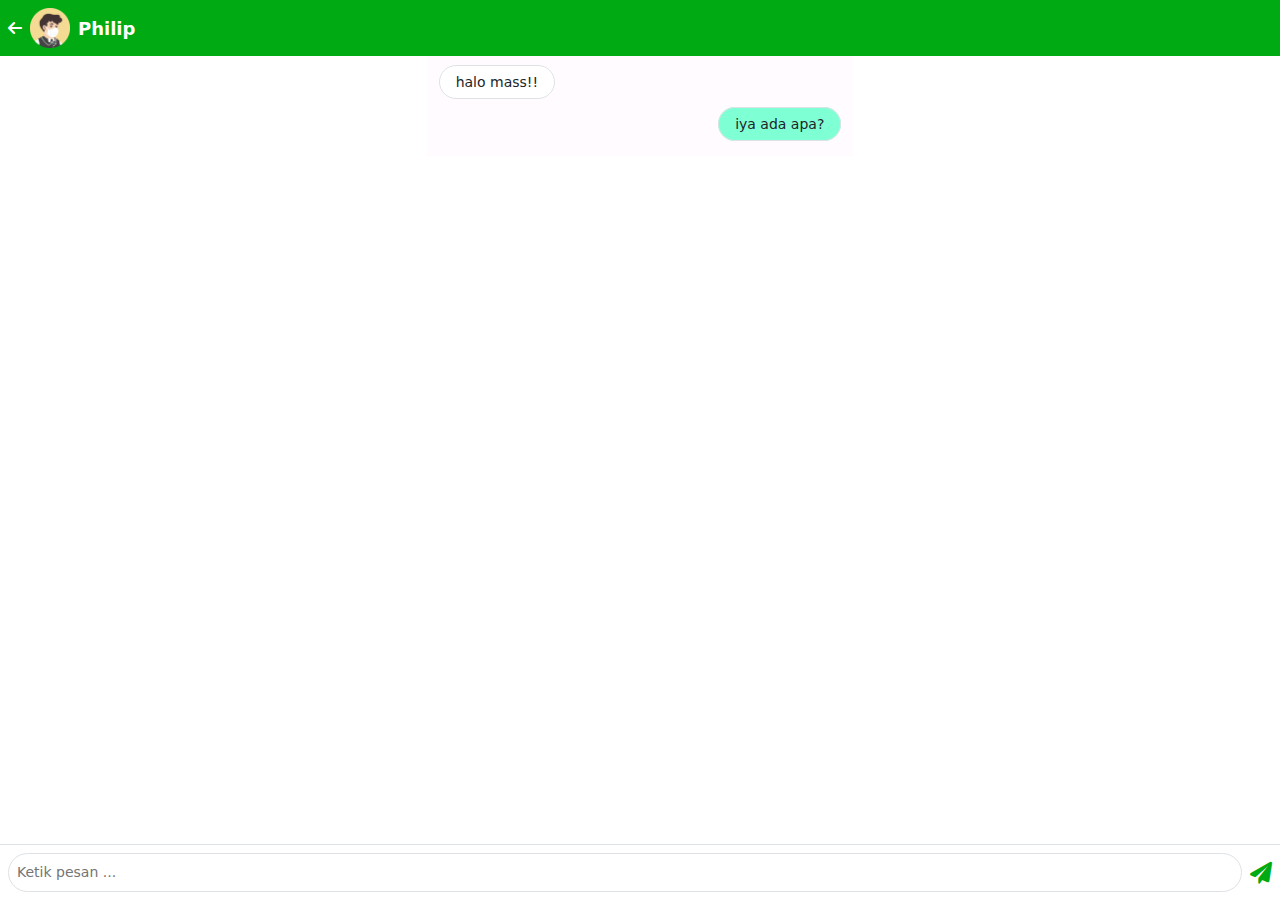
<file: pesan.html>
<!DOCTYPE html>
<html lang="en">

<head>
    <meta charset="UTF-8">
    <meta http-equiv="X-UA-Compatible" content="IE=edge">
    <meta name="viewport" content="width=device-width, initial-scale=1.0">
    <title>Pesan</title>
    <link rel="stylesheet" href="bootstrap/css/bootstrap.min.css">
    <link rel="stylesheet" href="fontawesome/css/all.min.css">
    <link rel="stylesheet" href="splide/dist/css/splide.min.css">
    <link rel="stylesheet" href="swiper/swiper-bundle.min.css">
    <link rel="stylesheet" href="assets/css/style.css">
</head>

<body>
    <div class="col-12 col-md-4 mx-auto" style="background-color: #FFFBFF;">
        <div id="header" class="p-2 fixed-top">
            <div class="d-flex align-items-center">
                <i class="fas fa-arrow-left text-white" onclick="goBack()"></i>
                <div id="logo" class="d-flex ms-2 align-items-center">
                    <div class="profile me-2">
                        <img src="assets/image/avatar.png" alt="" style="width: 40px;height: 40px; border: 50%;">
                    </div>
                    <p class="username mb-0 fw-bold">Philip</p>
                </div>
            </div>
        </div>
        <br>
        <br>
        <br>


        <div class="container">
            <div id="chat-area">
                <div class="chat-box">
                    <span class="pengirim rounded-pill p-2 px-3 border bg-white">
                        halo mass!!
                    </span>
                </div><br>
                <div class="chat-box text-end">
                    <span class="penerima rounded-pill p-2 px-3 border">
                        iya ada apa?
                    </span>
                </div><br>
            </div>

        </div>
        <div class="fixed-bottom bg-white p-2 d-flex border-top align-items-center">
            <input id="input-chat" placeholder="Ketik pesan ..." class="border p-2 rounded-pill w-100"
                style="font-size: 14px;" onkeydown="enterSend(this)">
            <i class="fas fa-paper-plane ms-2" style="color: #00AA13; font-size: 22px;" onclick="sendMessage()"></i>
        </div>

    </div>

    <script>
        function sendMessage() {
            document.getElementById('chat-area').innerHTML = document.getElementById('chat-area').innerHTML +
                '<div class="chat-box text-end">' +
                '<span class="penerima rounded-pill p-2 px-3 border">' +
                document.getElementById('input-chat').value +
                '</span>' +
                '</div><br>';
            document.getElementById('input-chat').value = '';
            document.getElementById('input-chat').focus();
        }

        function enterSend(ele) {
            if (event.key === 'Enter') {
                document.getElementById('chat-area').innerHTML = document.getElementById('chat-area').innerHTML +
                    '<div class="chat-box text-end">' +
                    '<span class="penerima rounded-pill p-2 px-3 border">' +
                    document.getElementById('input-chat').value +
                    '</span>' +
                    '</div><br>';
                document.getElementById('input-chat').value = '';
            }
        }
    </script>

    <script src="bootstrap/js/bootstrap.min.js"></script>
    <script src="splide/dist/js/splide.min.js"></script>
    <script src="swiper/swiper-bundle.min.js"></script>
    <script src="assets/js/script.js"></script>

</body>

</html>
</file>
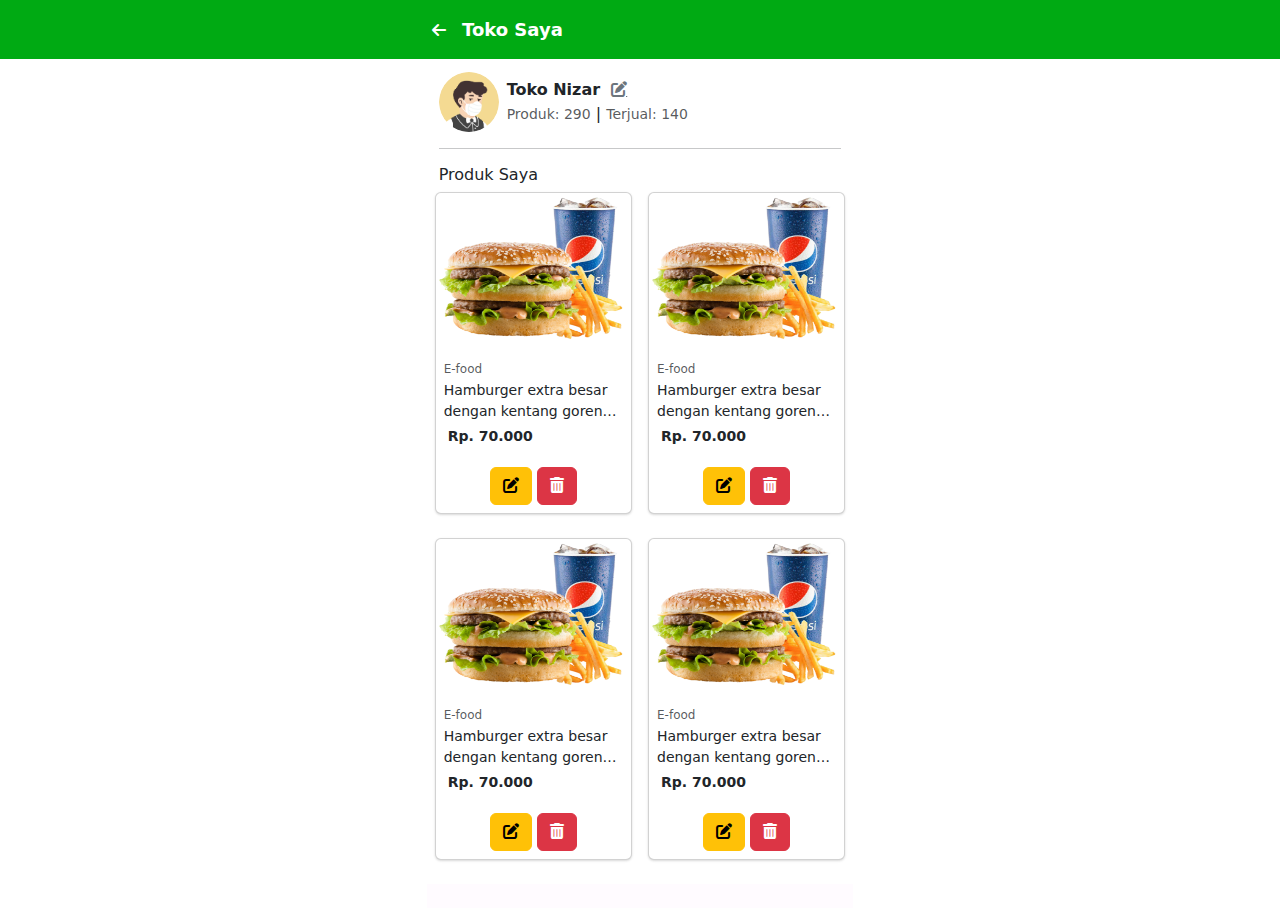
<file: toko-saya.html>
<!DOCTYPE html>
<html lang="en">

<head>
    <meta charset="UTF-8">
    <meta http-equiv="X-UA-Compatible" content="IE=edge">
    <meta name="viewport" content="width=device-width, initial-scale=1.0">
    <title>Toko Saya</title>
    <link rel="stylesheet" href="bootstrap/css/bootstrap.min.css">
    <link rel="stylesheet" href="fontawesome/css/all.min.css">
    <link rel="stylesheet" href="splide/dist/css/splide.min.css">
    <link rel="stylesheet" href="swiper/swiper-bundle.min.css">
    <link rel="stylesheet" href="assets/css/style.css">
</head>

<body>
    <div class="col-12 col-md-4 mx-auto" style="background-color: #FFFBFF;">
        <div id="header" class="p-3 fixed-top">
            <div class="d-flex align-items-center col-md-4 mx-md-auto">
                <i class="fas fa-arrow-left text-white me-3" onclick="goBack()"></i>
                <div id="logo">
                    Toko Saya
                </div>
            </div>

        </div>
        <br>

        <div class="container bg-white">
            <br>
            <br>
            <div class="profile d-flex align-items-center">
                <div class="profile-image">
                    <img src="assets/image/avatar.png" alt="" style="width: 60px; height: 60px; border-radius: 50%;">
                </div>
                <div class="profile-nama ps-2">
                    <p class="username mb-0 fw-bold">Toko Nizar&nbsp;&nbsp;<span><a href="buka-toko.html"
                                class="fa fa-edit text-secondary"></a></span></p>

                    <small class="text-muted">Produk: 290</small> |
                    <small class="text-muted">Terjual: 140</small>
                </div>
            </div>
            <hr>
            <h6>Produk Saya</h6>
            <div id="produk">
                <div class="row">
                    <div class="col-6 px-2 mb-4">
                        <div class="card h-100 list-item">
                            <img class="image-items" src="assets/image/burger.png" alt="">
                            <div class="card-body p-2">
                                <a href="detail.html" class="stretched-link"></a>
                                <small class="text-muted text-kategori">E-food</small>
                                <p class="card-title mb-1 nama-menu multi-line-truncate">Hamburger extra besar dengan
                                    kentang goreng plus Cola</p>
                                <p class="fw-bold m-1 text-harga">Rp. 70.000</p>
                            </div>
                            <div class="position-relative card-footer bg-transparent border-0 text-center"
                                style="z-index:2;">
                                <a href="edit-produk.html" class="btn btn-warning"><i class="fas fa-edit"></i></a>
                                <a href="" class="btn btn-danger"><i class="fas fa-trash-alt"></i></a>
                            </div>
                        </div>
                    </div>
                    <div class="col-6 px-2 mb-4">
                        <div class="card h-100 list-item">
                            <img class="image-items" src="assets/image/burger.png" alt="">
                            <div class="card-body p-2">
                                <a href="detail.html" class="stretched-link"></a>
                                <small class="text-muted text-kategori">E-food</small>
                                <p class="card-title mb-1 nama-menu multi-line-truncate">Hamburger extra besar dengan
                                    kentang goreng plus Cola</p>
                                <p class="fw-bold m-1 text-harga">Rp. 70.000</p>
                            </div>
                            <div class="position-relative card-footer bg-transparent border-0 text-center"
                                style="z-index:2;">
                                <a href="edit-produk.html" class="btn btn-warning"><i class="fas fa-edit"></i></a>
                                <a href="" class="btn btn-danger"><i class="fas fa-trash-alt"></i></a>
                            </div>
                        </div>
                    </div>
                    <div class="col-6 px-2 mb-4">
                        <div class="card h-100 list-item">
                            <img class="image-items" src="assets/image/burger.png" alt="">
                            <div class="card-body p-2">
                                <a href="detail.html" class="stretched-link"></a>
                                <small class="text-muted text-kategori">E-food</small>
                                <p class="card-title mb-1 nama-menu multi-line-truncate">Hamburger extra besar dengan
                                    kentang goreng plus Cola</p>
                                <p class="fw-bold m-1 text-harga">Rp. 70.000</p>
                            </div>
                            <div class="position-relative card-footer bg-transparent border-0 text-center"
                                style="z-index:2;">
                                <a href="edit-produk.html" class="btn btn-warning"><i class="fas fa-edit"></i></a>
                                <a href="" class="btn btn-danger"><i class="fas fa-trash-alt"></i></a>
                            </div>
                        </div>
                    </div>
                    <div class="col-6 px-2 mb-4">
                        <div class="card h-100 list-item">
                            <img class="image-items" src="assets/image/burger.png" alt="">
                            <div class="card-body p-2">
                                <a href="detail.html" class="stretched-link"></a>
                                <small class="text-muted text-kategori">E-food</small>
                                <p class="card-title mb-1 nama-menu multi-line-truncate">Hamburger extra besar dengan
                                    kentang goreng plus Cola</p>
                                <p class="fw-bold m-1 text-harga">Rp. 70.000</p>
                            </div>
                            <div class="position-relative card-footer bg-transparent border-0 text-center"
                                style="z-index:2;">
                                <a href="edit-produk.html" class="btn btn-warning"><i class="fas fa-edit"></i></a>
                                <a href="" class="btn btn-danger"><i class="fas fa-trash-alt"></i></a>
                            </div>
                        </div>
                    </div>
                </div>
            </div>

        </div>
        <br>

    </div>


    <script src="bootstrap/js/bootstrap.min.js"></script>
    <script src="splide/dist/js/splide.min.js"></script>
    <script src="swiper/swiper-bundle.min.js"></script>
    <script src="assets/js/script.js"></script>

</body>

</html>
</file>
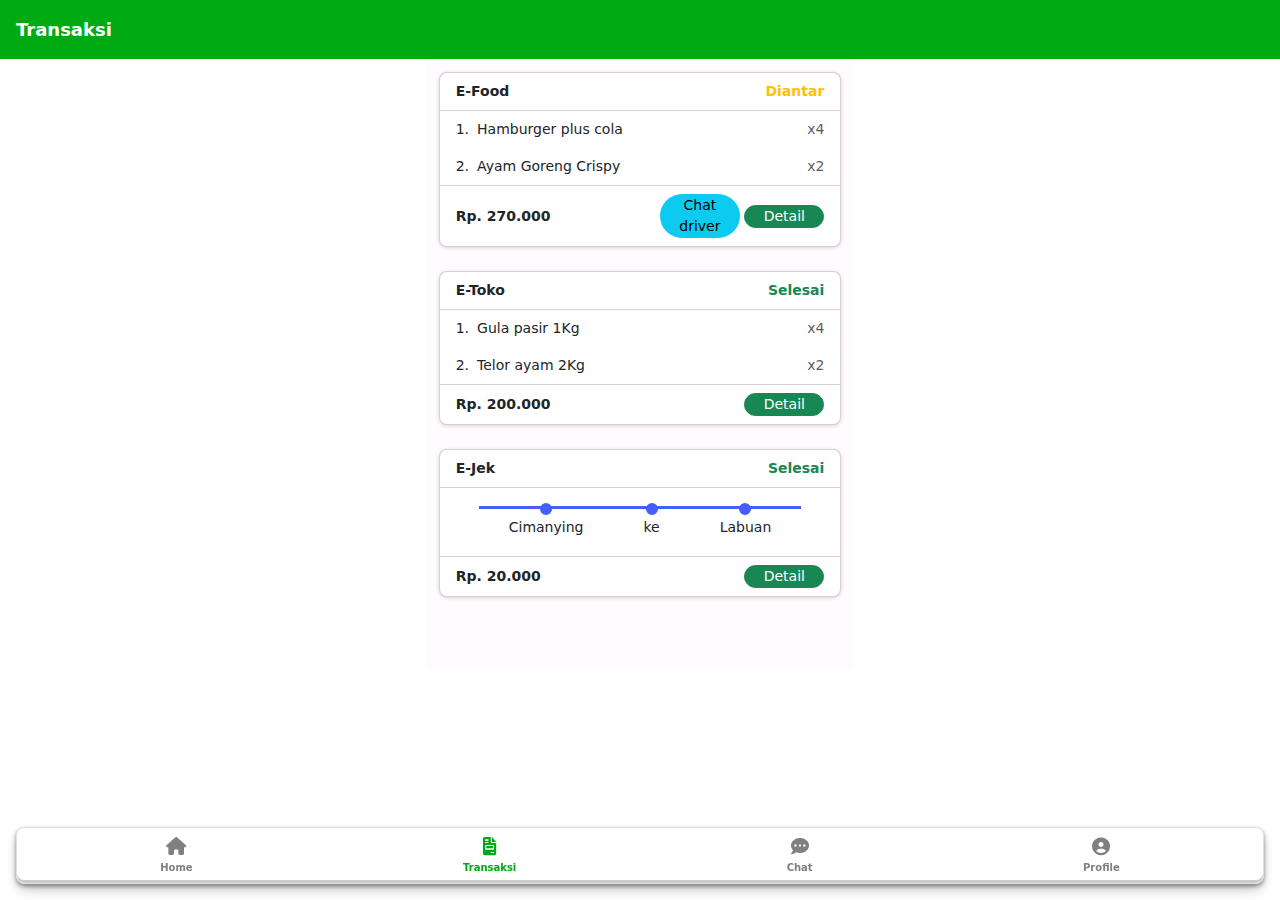
<file: transaksi.html>
<!DOCTYPE html>
<html lang="en">

<head>
    <meta charset="UTF-8">
    <meta http-equiv="X-UA-Compatible" content="IE=edge">
    <meta name="viewport" content="width=device-width, initial-scale=1.0">
    <title>transaksi</title>
    <link rel="stylesheet" href="bootstrap/css/bootstrap.min.css">
    <link rel="stylesheet" href="fontawesome/css/all.min.css">
    <link rel="stylesheet" href="splide/dist/css/splide.min.css">
    <link rel="stylesheet" href="swiper/swiper-bundle.min.css">
    <link rel="stylesheet" href="assets/css/style.css">
</head>

<body>
    <div class="col-12 col-md-4 mx-auto" style="background-color: #FFFBFF;">
        <div id="header" class="p-3 fixed-top">
            <div class="d-flex justify-content-between align-items-center">

                <div id="logo">
                    Transaksi
                </div>
            </div>
        </div>
        <br>
        <br>
        <br>
        <div class="container">
            <div class="card card-transaksi">
                <div class="card-header bg-transparent d-flex align-items-center justify-content-between">
                    <div class="transaksi-kategori">E-Food</div>
                    <div class="transaksi-status text-warning">Diantar</div>
                </div>
                <div class="card-body p-0">
                    <ol class="list-group list-group-flush list-group-numbered">
                        <li class="list-group-item d-flex justify-content-between align-items-start border-0">
                            <div class="ms-2 me-auto">
                                Hamburger plus cola
                            </div>
                            <span class="transaksi-qty text-muted">x4</span>
                        </li>
                        <li class="list-group-item d-flex justify-content-between align-items-start border-0">
                            <div class="ms-2 me-auto">
                                Ayam Goreng Crispy
                            </div>
                            <span class="transaksi-qty text-muted">x2</span>
                        </li>

                    </ol>
                </div>
                <div class="card-footer bg-transparent d-flex align-items-center justify-content-between">
                    <div class="transaksi-harga fw-bold">Rp. 270.000</div>
                    <div class="transaksi-detail">
                        <a href="pesan.html" class="btn text-bg-info rounded-pill p-0"
                            style="width: 80px; font-size: 14px">
                            Chat driver
                        </a>
                        <a href="detail-transaksi.html" class="btn btn-success rounded-pill p-0"
                            style="width: 80px; font-size: 14px">
                            Detail
                        </a>
                    </div>
                </div>
            </div>
            <br>
            <div class="card card-transaksi">
                <div class="card-header bg-transparent d-flex align-items-center justify-content-between">
                    <div class="transaksi-kategori">E-Toko</div>
                    <div class="transaksi-status text-success">Selesai</div>
                </div>
                <div class="card-body p-0">
                    <ol class="list-group list-group-flush list-group-numbered">
                        <li class="list-group-item d-flex justify-content-between align-items-start border-0">
                            <div class="ms-2 me-auto">
                                Gula pasir 1Kg
                            </div>
                            <span class="transaksi-qty text-muted">x4</span>
                        </li>
                        <li class="list-group-item d-flex justify-content-between align-items-start border-0">
                            <div class="ms-2 me-auto">
                                Telor ayam 2Kg
                            </div>
                            <span class="transaksi-qty text-muted">x2</span>
                        </li>

                    </ol>
                </div>
                <div class="card-footer bg-transparent d-flex align-items-center justify-content-between">
                    <div class="transaksi-harga fw-bold">Rp. 200.000</div>
                    <div class="transaksi-detail">
                        <a href="detail-transaksi.html" class="btn btn-success rounded-pill p-0"
                            style="width: 80px; font-size: 14px">
                            Detail
                        </a>
                    </div>
                </div>
            </div>
            <br>
            <div class="card card-transaksi">
                <div class="card-header bg-transparent d-flex align-items-center justify-content-between">
                    <div class="transaksi-kategori">E-Jek</div>
                    <div class="transaksi-status text-success">Selesai</div>
                </div>
                <div class="card-body p-0">
                    <section class="time-line-box">
                        <div class="status"><span>Cimanying</span></div>
                        <div class="status"><span>ke</span></div>
                        <div class="status"><span>Labuan</span></div>
                    </section>
                </div>
                <div class="card-footer bg-transparent d-flex align-items-center justify-content-between">
                    <div class="transaksi-harga fw-bold">Rp. 20.000</div>
                    <div class="transaksi-detail">
                        <a href="detail-transaksi.html" class="btn btn-success rounded-pill p-0"
                            style="width: 80px; font-size: 14px">
                            Detail
                        </a>
                    </div>
                </div>
            </div>
        </div>

        <br>
        <br>
        <br>
        <div id="bottom-nav" class="fixed-bottom bg-white border p-2 m-3">
            <div class="d-flex justify-content-around align-items-center">
                <div class="tabs">
                    <a href="index.html" class="text-decoration-none">
                        <div class="tabs-icon text-center">
                            <i class="fas fa-home-alt"></i>
                        </div>
                        <div class="tabs-text">
                            Home
                        </div>
                    </a>
                </div>
                <div class="tabs">
                    <a href="transaksi.html" class="text-decoration-none active">
                        <div class="tabs-icon text-center">
                            <i class="fas fa-file-invoice"></i>
                        </div>
                        <div class="tabs-text">
                            Transaksi
                        </div>
                    </a>
                </div>
                <div class="tabs">
                    <a href="chat.html" class="text-decoration-none">
                        <div class="tabs-icon text-center">
                            <i class="fas fa-comment-dots"></i>
                        </div>
                        <div class="tabs-text">
                            Chat
                        </div>
                    </a>
                </div>
                <div class="tabs">
                    <a href="profile.html" class="text-decoration-none">
                        <div class="tabs-icon text-center">
                            <i class="fas fa-user-circle"></i>
                        </div>
                        <div class="tabs-text">
                            Profile
                        </div>
                    </a>
                </div>
            </div>
        </div>
    </div>

    <script src="bootstrap/js/bootstrap.min.js"></script>
    <script src="splide/dist/js/splide.min.js"></script>
    <script src="swiper/swiper-bundle.min.js"></script>
    <script src="assets/js/script.js"></script>
</body>

</html>
</file>
<file: assets/css/style.css>
* {
    padding: 0;
    margin: 0;
}

/* <i class="fas fa-search text-secondary" style="font-size: 16px;"></i>
                    <input type="text" class="form-control border-0" placeholder="Search ..."> */
#header {
    background-color: #00AA13;
    /* background-color: #80c7ff; */
    /* border-radius: 0 0 18px 18px; */
}

#header.show-shadow {
    box-shadow: 0px 6px 8px rgba(0, 0, 0, 0.2);
}

#logo {
    color: white;
    font-size: 18px;
    font-weight: bold;
}


.form-search {
    border-radius: 8px;
}

#search-top {
    width: 80%;
    position: absolute;
    opacity: 0;
    transition: ease all 0.1s;
}

#search-top.show {
    opacity: 1;
}

#search-bottom {
    border-radius: 0 0 24px 24px;
    margin-top: 40px;
    background-color: #00AA13;
}

.icon::before {
    display: inline-block;
    text-rendering: auto;
    -webkit-font-smoothing: antialiased;
}

.form-search::before {
    font: var(--fa-font-solid);
    content: "\f002";
    color: grey;
}

.tps::before {
    font: var(--fa-font-solid);
    content: "\f1ea";
}

.splide__arrows {
    display: none;
}

.splide .banner-items {
    margin-right: 14px;
}

/* #splide01-slide01 {
    margin-left: 28px;
} */

.splide .banner-items img {
    width: 280px;
    height: 150px;
    border-radius: 12px;
}

.swiper {
    width: 100%;
    height: 160px;
    background-color: #99d2ff;
    border-radius: 16px;
}

.menus-icon {
    height: 50px;
    width: 50px;
    border-radius: 8px;
    background-color: white;
    box-shadow: rgba(60, 64, 67, 0.3) 0px 1px 2px 0px, rgba(60, 64, 67, 0.15) 0px 1px 3px 1px;
    padding: 6px;
}

.menus-icon img {
    width: 40px;
    display: block;
    margin-left: auto;
    margin-right: auto;
}

.menus-text {
    font-size: 12px;
    text-align: center;
}

#produk .image-items {
    height: 155px;
}

#produk .list-item {
    box-shadow: rgba(0, 0, 0, 0.1) 0px 1px 3px 0px, rgba(0, 0, 0, 0.06) 0px 1px 2px 0px;
}

.text-harga {
    font-size: 14px;
}

#bottom-nav {
    border-radius: 8px;
    box-shadow: rgba(0, 0, 0, 0.4) 0px 2px 4px, rgba(0, 0, 0, 0.3) 0px 7px 13px -3px, rgba(0, 0, 0, 0.2) 0px -3px 0px inset;
    background-color: white;
}

#bottom-nav .tabs-icon i {
    font-size: 18px;
    text-align: center;
}

#bottom-nav .tabs-text {
    font-size: 10px;
    font-weight: bold;
}

.tabs a {
    color: grey;
}

.tabs a.active {
    color: #00AA13;
}

.card-title {
    font-size: 14px;
}

.card-body small,
.card-footer small {
    font-size: 12px;
}

.multi-line-truncate {
    display: -webkit-box;
    -webkit-box-orient: vertical;
    -webkit-line-clamp: 2;
    overflow: hidden;
}

/* style halaman chat */
.list-group-item .list-right img {
    width: 50px;
    height: 50px;
    border-radius: 50%;
    aspect-ratio: 1/1;
}

.list-group-item .list-center {
    padding: 0px 8px;
    font-size: 14px;
    width: 100%;
}

/* style halaman pesan */
#chat-area {
    font-size: 14px;
}

#chat-area .chat-box .penerima {
    background-color: aquamarine;
    max-width: 50%;
}

#chat-area .chat-box .pengirim {
    max-width: 50%;
}

/* style halaman transaksi */
.card-transaksi {
    box-shadow: rgba(0, 0, 0, 0.16) 0px 1px 4px;
    border-radius: 8px;
}

.card-transaksi .card-header {
    font-weight: bold;
    font-size: 14px;
}

.card-transaksi .card-body {
    font-size: 14px;
}

.card-transaksi .card-footer {
    font-size: 14px;
}

.time-line-box {
    padding: 100px 0;
    width: 100%;
    display: flex;
    justify-content: center;
    margin: 18px 0px;
}

.time-line-box {
    list-style-type: none;
    padding: 0;
    text-align: center;
}

.time-line-box .timestamp {
    margin: auto;
    margin-bottom: 5px;
    padding: 0px 4px;
    display: flex;
    flex-direction: column;
    align-items: center;
}

.time-line-box .status {
    padding: 0px 30px;
    display: flex;
    justify-content: center;
    border-top: 3px solid #455EFC;
    position: relative;
    transition: all 200ms ease-in;
}

.time-line-box .status span {
    padding-top: 8px;
}

.time-line-box .status span:before {
    content: '';
    width: 12px;
    height: 12px;
    background-color: #455EFC;
    border-radius: 12px;
    border: 2px solid #455EFC;
    position: absolute;
    left: 50%;
    top: 0%;
    -webkit-transform: translate(-50%, -50%);
    -ms-transform: translate(-50%, -50%);
    transform: translate(-50%, -50%);
    transition: all 200ms ease-in;
}

/* style halaman profile */
.menu-item {
    font-size: 14px;
}

/* style halaman detail produk */
#detail-produk .image-detail img {
    width: 100%;
    height: 300px;
}

#detail-produk .toko .image-toko img {
    width: 40px;
    height: 40px;
    border-radius: 50%;
    aspect-ratio: 1/1;
    border: 1px solid grey;
}

/* style halaman keranjang */
#keranjang img {
    width: 80px;
}

#keranjang .list-keranjang {
    box-shadow: rgba(0, 0, 0, 0.16) 0px 1px 4px;
    border-radius: 8px;
    font-size: 14px;
}

/* style halaman upload-produk */
#upload-produk {
    font-size: 14px;
}

#upload-produk .image-produk img {
    height: 220px;
}
</file>
